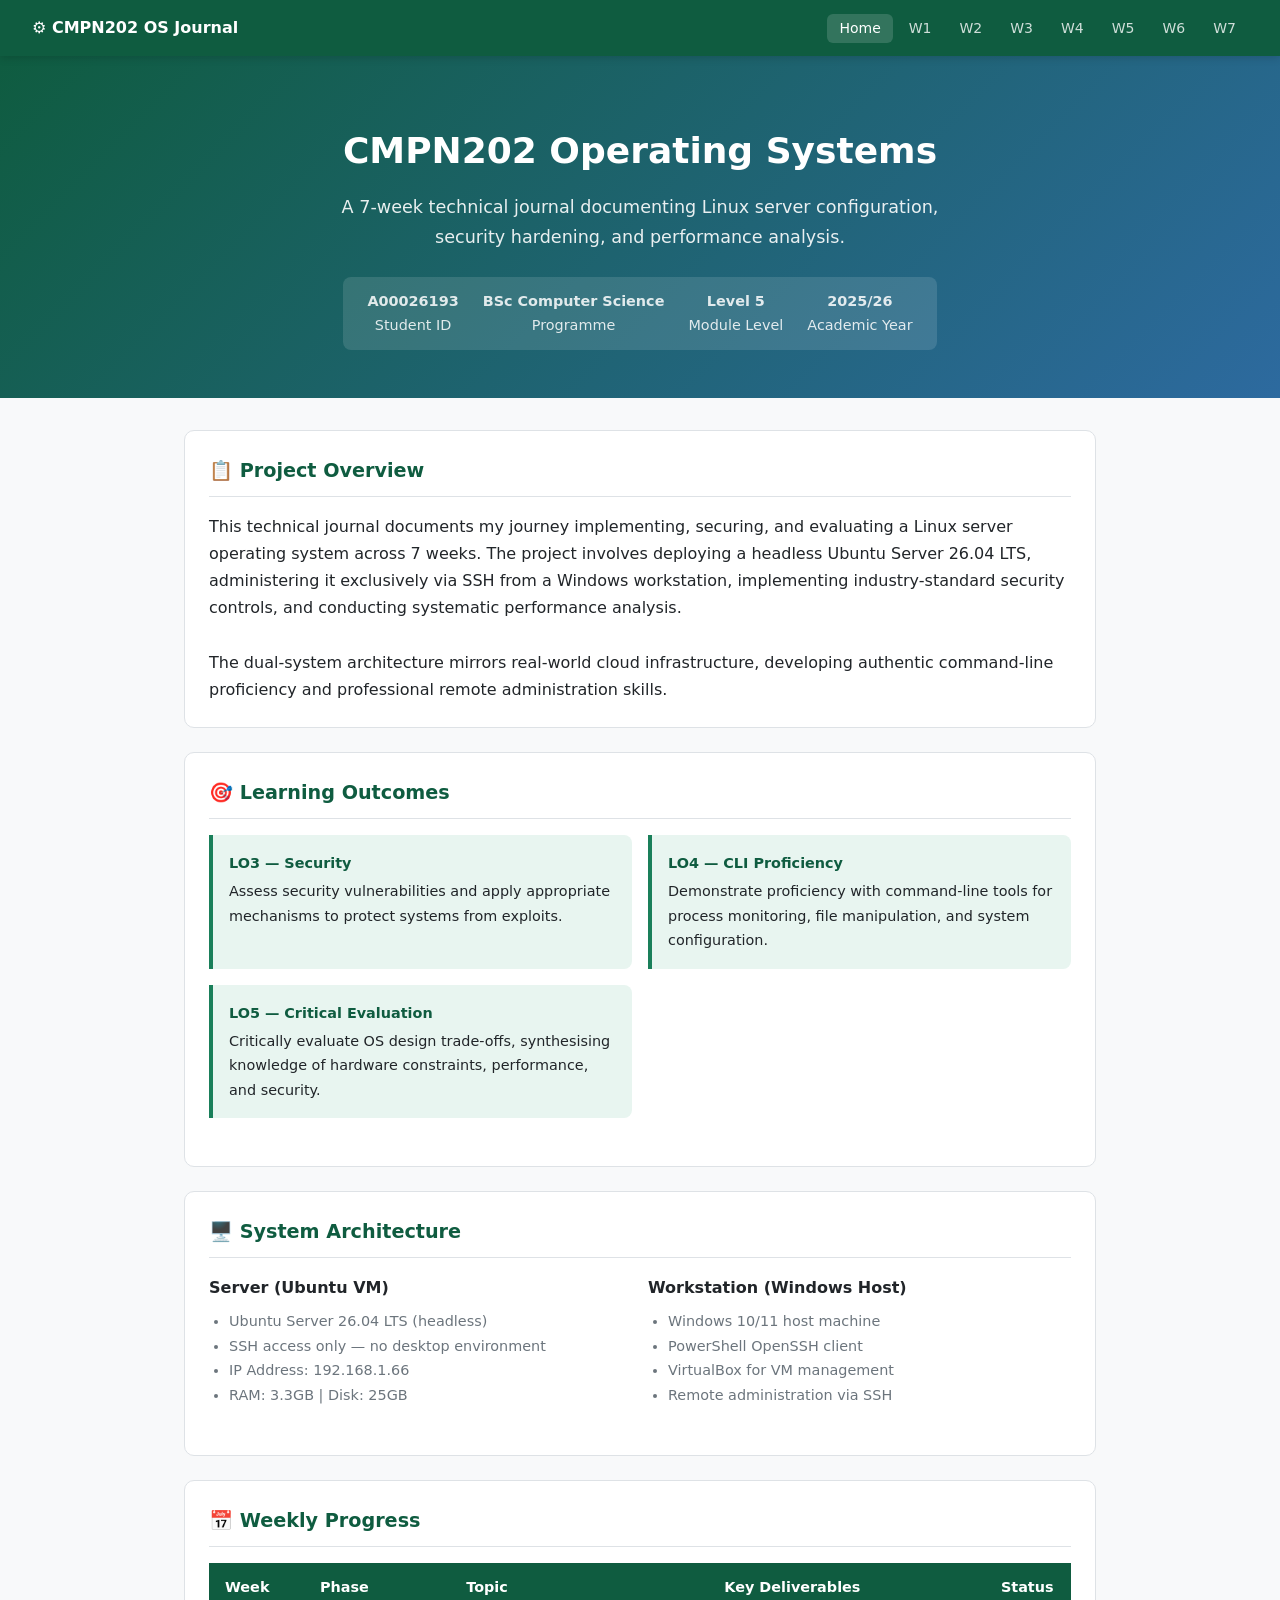
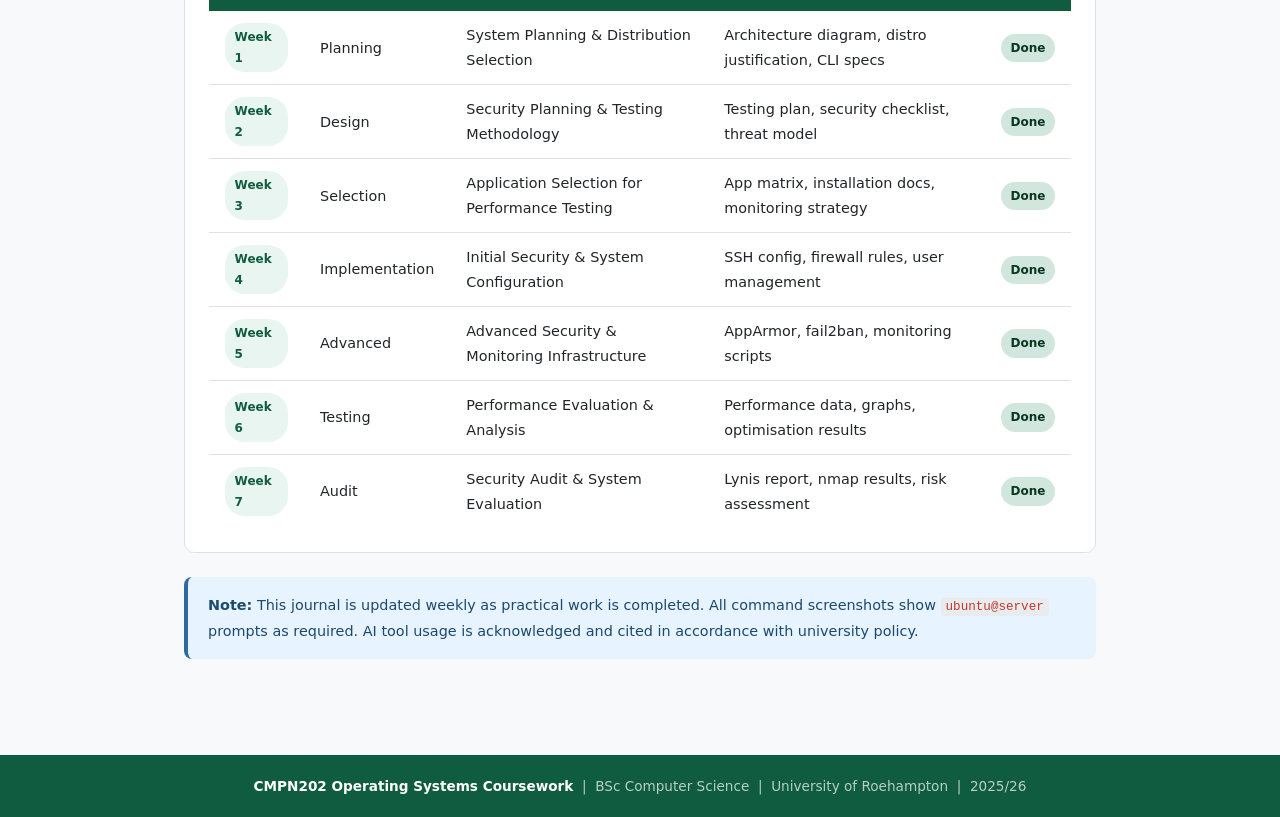
<file: index.html>
<!DOCTYPE html>
<html lang="en">
<head>
  <meta charset="UTF-8">
  <meta name="viewport" content="width=device-width, initial-scale=1.0">
  <title>CMPN202 OS Journal | A00026193</title>
  <link rel="stylesheet" href="style.css">
</head>
<body>

<nav>
  <a href="index.html" class="brand">⚙️ CMPN202 OS Journal</a>
  <ul class="nav-links">
    <li><a href="index.html" class="active">Home</a></li>
    <li><a href="weeks/week1.html">W1</a></li>
    <li><a href="weeks/week2.html">W2</a></li>
    <li><a href="weeks/week3.html">W3</a></li>
    <li><a href="weeks/week4.html">W4</a></li>
    <li><a href="weeks/week5.html">W5</a></li>
    <li><a href="weeks/week6.html">W6</a></li>
    <li><a href="weeks/week7.html">W7</a></li>
  </ul>
</nav>

<div class="hero">
  <h1>CMPN202 Operating Systems</h1>
  <p>A 7-week technical journal documenting Linux server configuration, security hardening, and performance analysis.</p>
  <div class="meta">
    <span><strong>A00026193</strong>Student ID</span>
    <span><strong>BSc Computer Science</strong>Programme</span>
    <span><strong>Level 5</strong>Module Level</span>
    <span><strong>2025/26</strong>Academic Year</span>
  </div>
</div>

<div class="container">

  <div class="card">
    <h2>📋 Project Overview</h2>
    <p>This technical journal documents my journey implementing, securing, and evaluating a Linux server operating system across 7 weeks. The project involves deploying a headless Ubuntu Server 26.04 LTS, administering it exclusively via SSH from a Windows workstation, implementing industry-standard security controls, and conducting systematic performance analysis.</p>
    <br>
    <p>The dual-system architecture mirrors real-world cloud infrastructure, developing authentic command-line proficiency and professional remote administration skills.</p>
  </div>

  <div class="card">
    <h2>🎯 Learning Outcomes</h2>
    <div class="grid-2">
      <div class="lo-item">
        <strong>LO3 — Security</strong>
        Assess security vulnerabilities and apply appropriate mechanisms to protect systems from exploits.
      </div>
      <div class="lo-item">
        <strong>LO4 — CLI Proficiency</strong>
        Demonstrate proficiency with command-line tools for process monitoring, file manipulation, and system configuration.
      </div>
      <div class="lo-item">
        <strong>LO5 — Critical Evaluation</strong>
        Critically evaluate OS design trade-offs, synthesising knowledge of hardware constraints, performance, and security.
      </div>
    </div>
  </div>

  <div class="card">
    <h2>🖥️ System Architecture</h2>
    <div class="grid-2">
      <div>
        <h3>Server (Ubuntu VM)</h3>
        <ul style="padding-left:1.25rem; font-size:0.9rem; color:#6c757d;">
          <li>Ubuntu Server 26.04 LTS (headless)</li>
          <li>SSH access only — no desktop environment</li>
          <li>IP Address: 192.168.1.66</li>
          <li>RAM: 3.3GB | Disk: 25GB</li>
        </ul>
      </div>
      <div>
        <h3>Workstation (Windows Host)</h3>
        <ul style="padding-left:1.25rem; font-size:0.9rem; color:#6c757d;">
          <li>Windows 10/11 host machine</li>
          <li>PowerShell OpenSSH client</li>
          <li>VirtualBox for VM management</li>
          <li>Remote administration via SSH</li>
        </ul>
      </div>
    </div>
  </div>

  <div class="card">
    <h2>📅 Weekly Progress</h2>
    <table class="week-table">
      <thead>
        <tr>
          <th>Week</th>
          <th>Phase</th>
          <th>Topic</th>
          <th>Key Deliverables</th>
          <th>Status</th>
        </tr>
      </thead>
      <tbody>
        <tr>
          <td><a href="weeks/week1.html"><span class="badge badge-week">Week 1</span></a></td>
          <td>Planning</td>
          <td>System Planning &amp; Distribution Selection</td>
          <td>Architecture diagram, distro justification, CLI specs</td>
          <td><span class="badge badge-done">Done</span></td>
        </tr>
        <tr>
          <td><a href="weeks/week2.html"><span class="badge badge-week">Week 2</span></a></td>
          <td>Design</td>
          <td>Security Planning &amp; Testing Methodology</td>
          <td>Testing plan, security checklist, threat model</td>
          <td><span class="badge badge-done">Done</span></td>
        </tr>
        <tr>
          <td><a href="weeks/week3.html"><span class="badge badge-week">Week 3</span></a></td>
          <td>Selection</td>
          <td>Application Selection for Performance Testing</td>
          <td>App matrix, installation docs, monitoring strategy</td>
          <td><span class="badge badge-done">Done</span></td>
        </tr>
        <tr>
          <td><a href="weeks/week4.html"><span class="badge badge-week">Week 4</span></a></td>
          <td>Implementation</td>
          <td>Initial Security &amp; System Configuration</td>
          <td>SSH config, firewall rules, user management</td>
          <td><span class="badge badge-done">Done</span></td>
        </tr>
        <tr>
          <td><a href="weeks/week5.html"><span class="badge badge-week">Week 5</span></a></td>
          <td>Advanced</td>
          <td>Advanced Security &amp; Monitoring Infrastructure</td>
          <td>AppArmor, fail2ban, monitoring scripts</td>
          <td><span class="badge badge-done">Done</span></td>
        </tr>
        <tr>
          <td><a href="weeks/week6.html"><span class="badge badge-week">Week 6</span></a></td>
          <td>Testing</td>
          <td>Performance Evaluation &amp; Analysis</td>
          <td>Performance data, graphs, optimisation results</td>
          <td><span class="badge badge-done">Done</span></td>
        </tr>
        <tr>
          <td><a href="weeks/week7.html"><span class="badge badge-week">Week 7</span></a></td>
          <td>Audit</td>
          <td>Security Audit &amp; System Evaluation</td>
          <td>Lynis report, nmap results, risk assessment</td>
          <td><span class="badge badge-done">Done</span></td>
        </tr>
      </tbody>
    </table>
  </div>

  <div class="callout callout-info">
    <strong>Note:</strong> This journal is updated weekly as practical work is completed. All command screenshots show <code>ubuntu@server</code> prompts as required. AI tool usage is acknowledged and cited in accordance with university policy.
  </div>

</div>

<footer>
  <strong>CMPN202 Operating Systems Coursework</strong> &nbsp;|&nbsp; BSc Computer Science &nbsp;|&nbsp; University of Roehampton &nbsp;|&nbsp; 2025/26
</footer>

</body>
</html>
</file>
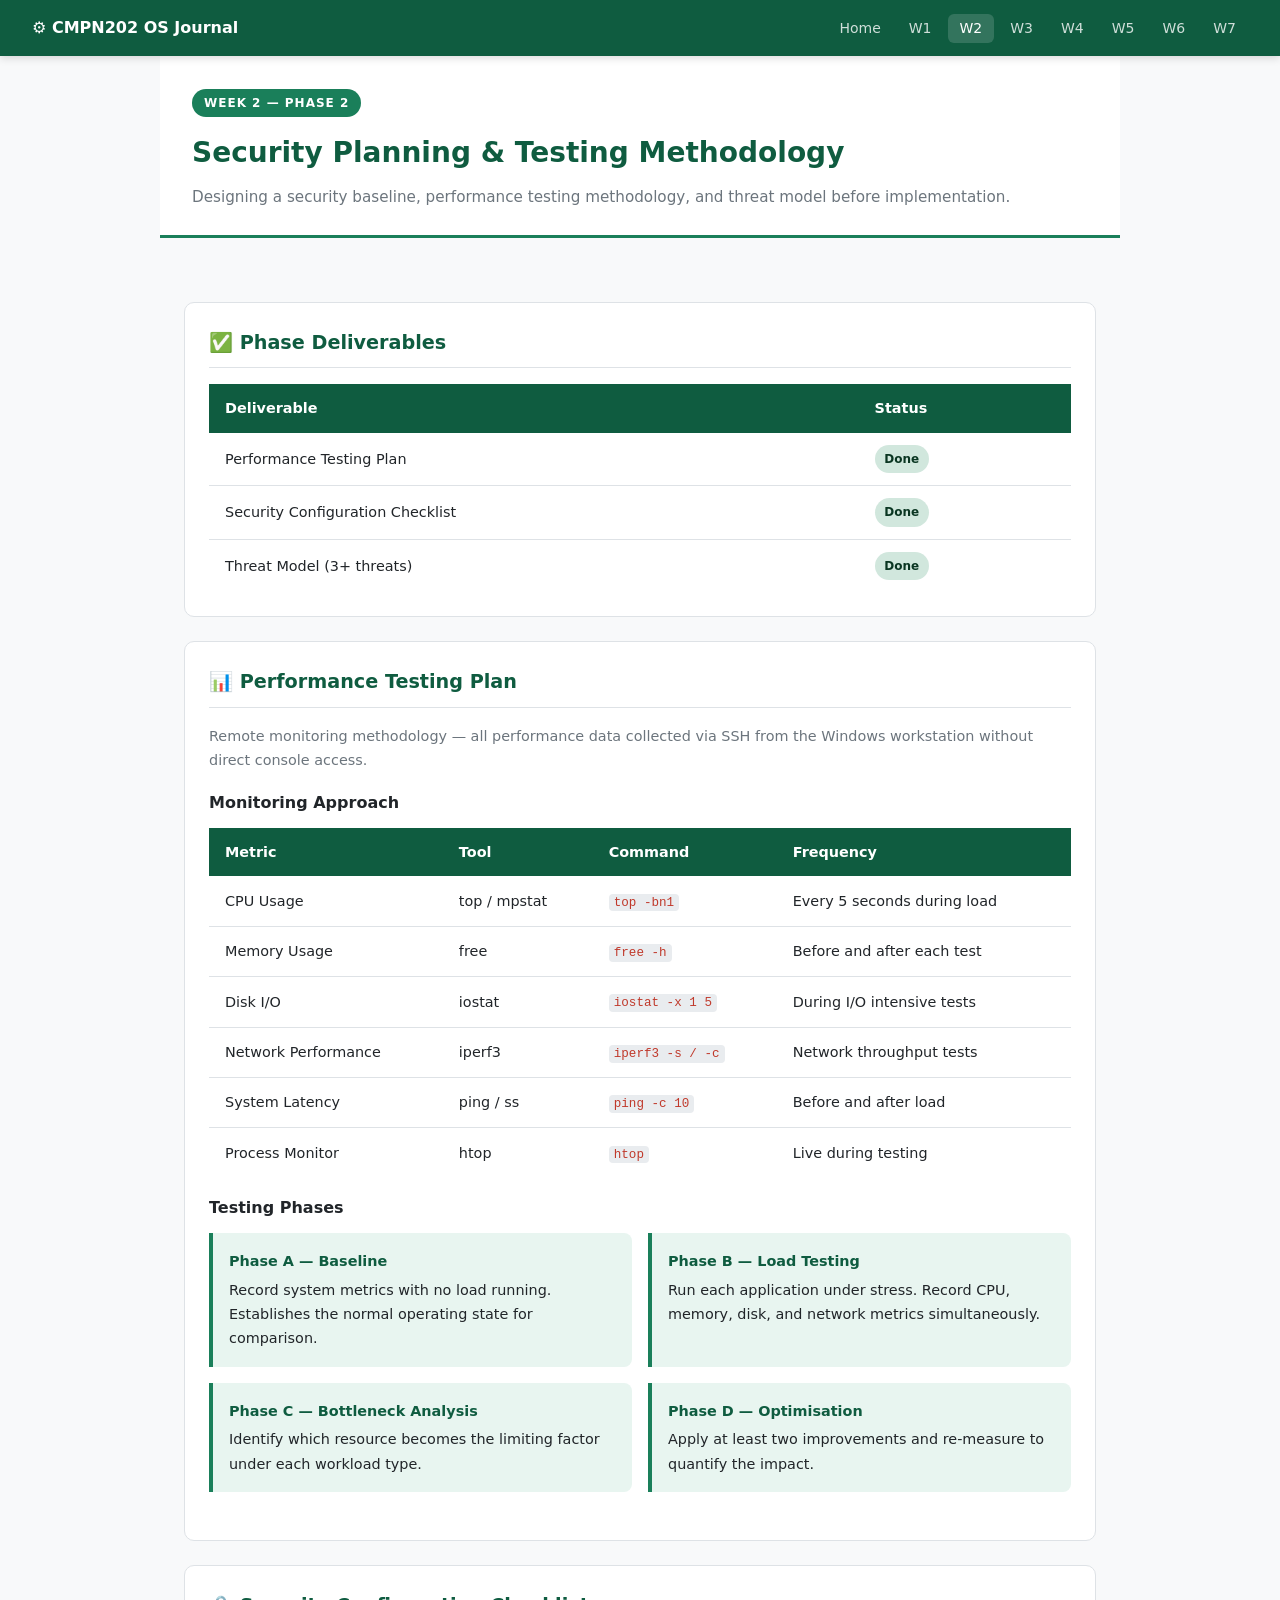
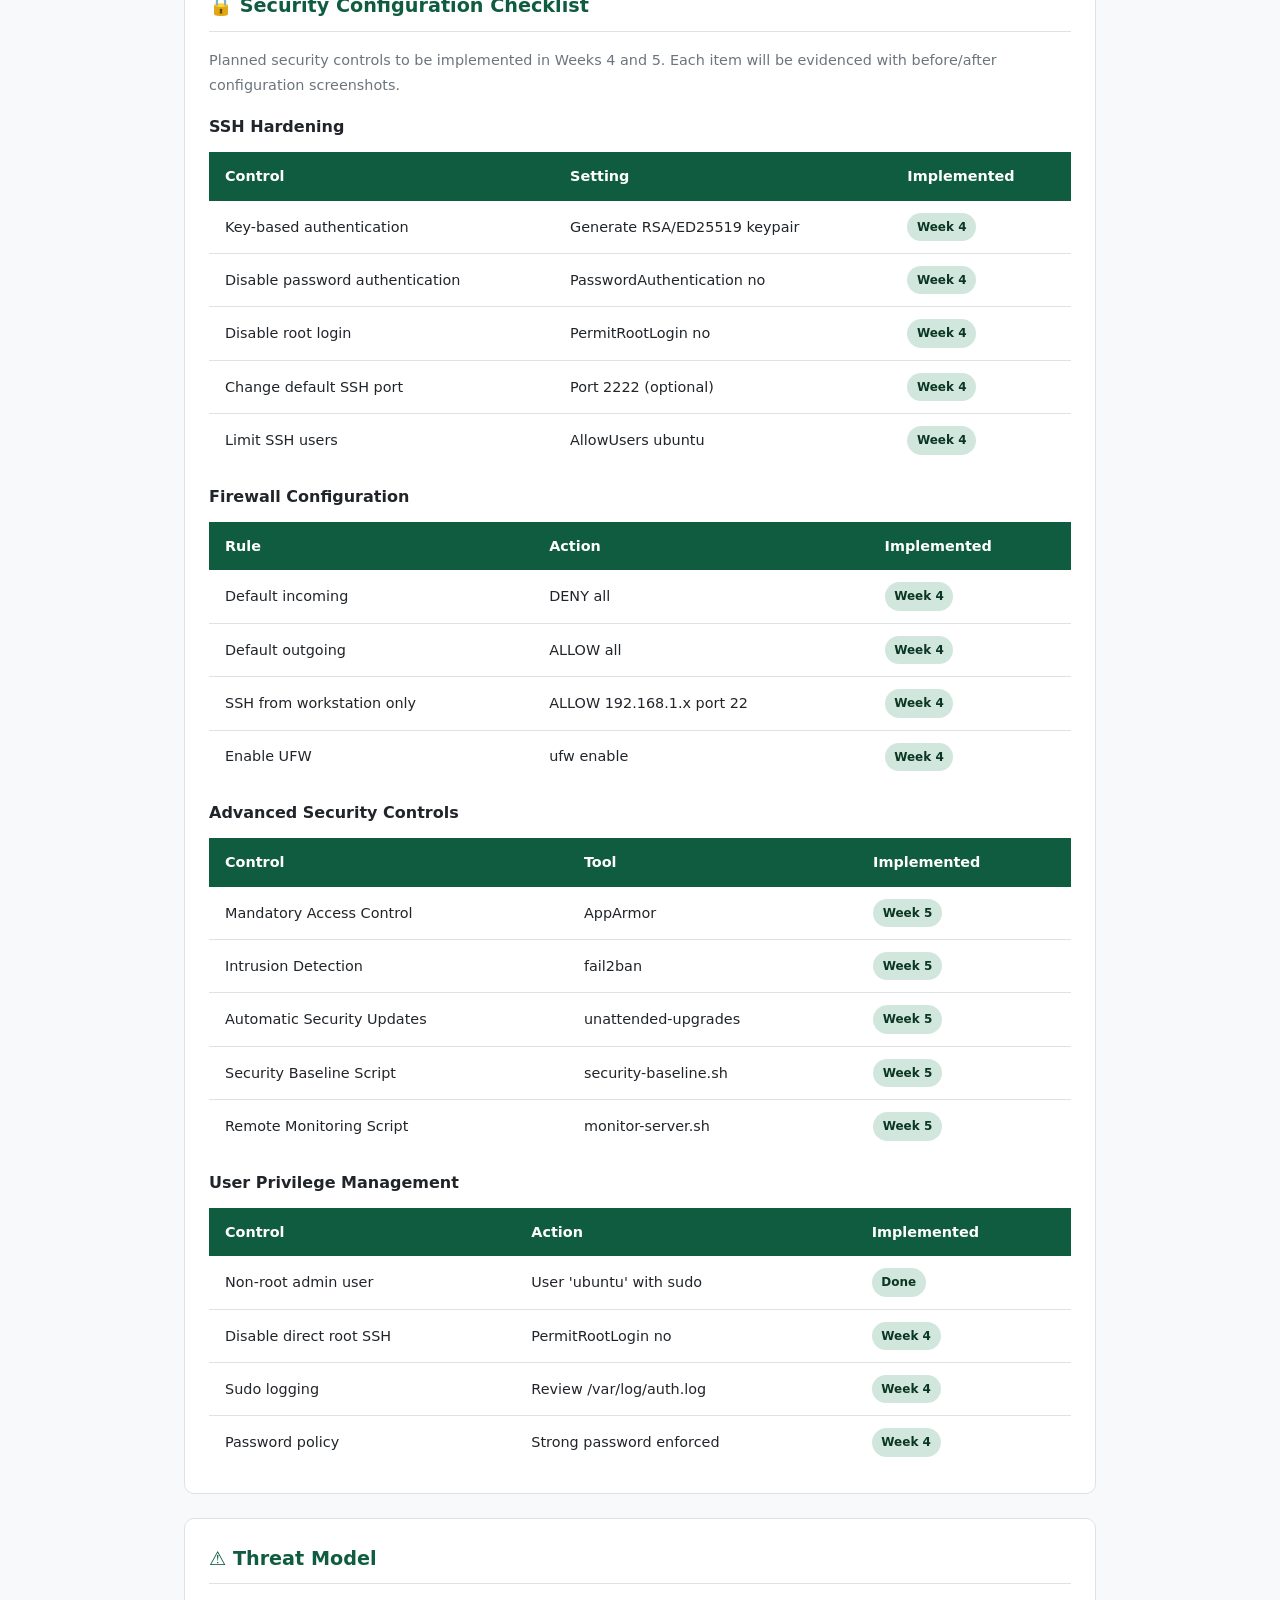
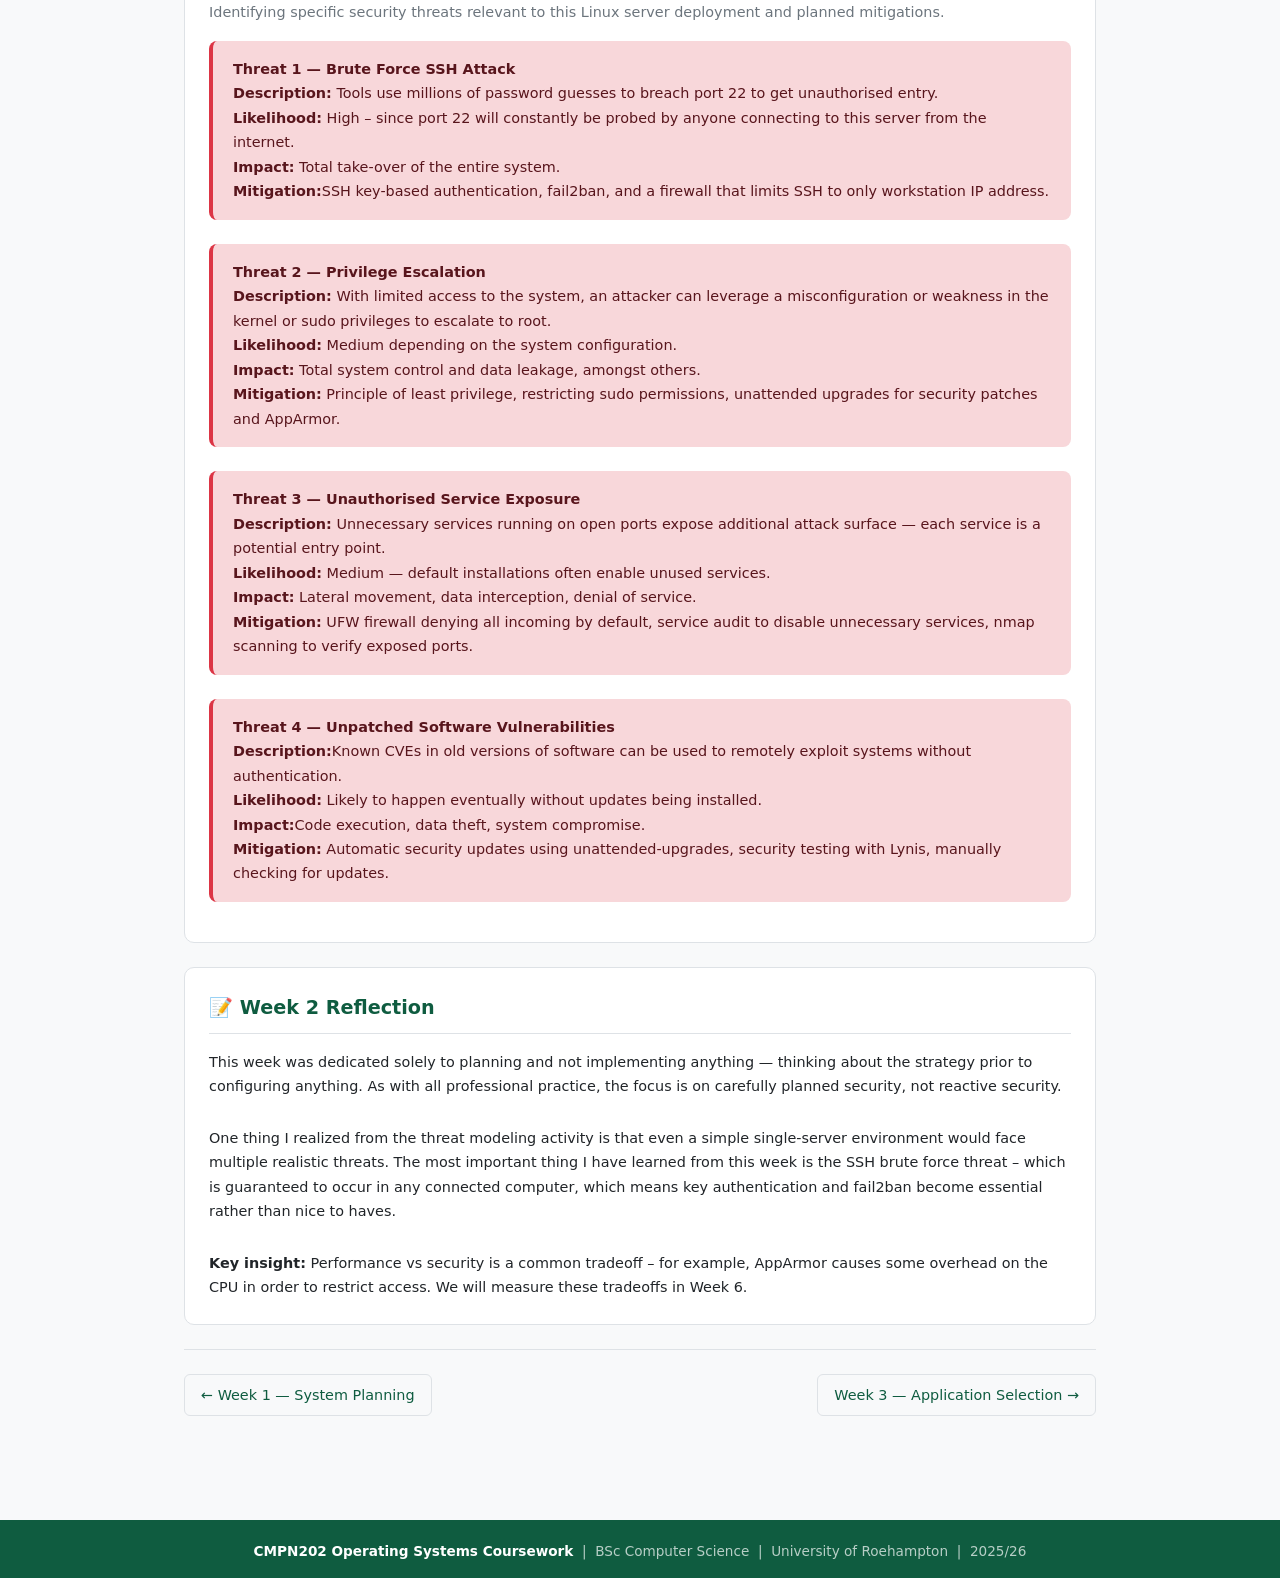
<file: weeks/week2.html>
<!DOCTYPE html>
<html lang="en">
<head>
  <meta charset="UTF-8">
  <meta name="viewport" content="width=device-width, initial-scale=1.0">
  <title>Week 2 — Security Planning | CMPN202</title>
  <link rel="stylesheet" href="../style.css">
</head>
<body>

<nav>
  <a href="../index.html" class="brand">⚙️ CMPN202 OS Journal</a>
  <ul class="nav-links">
    <li><a href="../index.html">Home</a></li>
    <li><a href="week1.html">W1</a></li>
    <li><a href="week2.html" class="active">W2</a></li>
    <li><a href="week3.html">W3</a></li>
    <li><a href="week4.html">W4</a></li>
    <li><a href="week5.html">W5</a></li>
    <li><a href="week6.html">W6</a></li>
    <li><a href="week7.html">W7</a></li>
  </ul>
</nav>

<div class="page-header container">
  <span class="week-badge">Week 2 — Phase 2</span>
  <h1>Security Planning &amp; Testing Methodology</h1>
  <p>Designing a security baseline, performance testing methodology, and threat model before implementation.</p>
</div>

<div class="container">

  <div class="card">
    <h2>✅ Phase Deliverables</h2>
    <table class="week-table">
      <thead>
        <tr><th>Deliverable</th><th>Status</th></tr>
      </thead>
      <tbody>
        <tr><td>Performance Testing Plan</td><td><span class="badge badge-done">Done</span></td></tr>
        <tr><td>Security Configuration Checklist</td><td><span class="badge badge-done">Done</span></td></tr>
        <tr><td>Threat Model (3+ threats)</td><td><span class="badge badge-done">Done</span></td></tr>
      </tbody>
    </table>
  </div>

  <div class="card">
    <h2>📊 Performance Testing Plan</h2>
    <p style="font-size:0.9rem;color:#6c757d;margin-bottom:1rem;">Remote monitoring methodology — all performance data collected via SSH from the Windows workstation without direct console access.</p>

    <h3 style="margin-bottom:0.75rem;">Monitoring Approach</h3>
    <table class="week-table">
      <thead>
        <tr><th>Metric</th><th>Tool</th><th>Command</th><th>Frequency</th></tr>
      </thead>
      <tbody>
        <tr>
          <td>CPU Usage</td>
          <td>top / mpstat</td>
          <td><code>top -bn1</code></td>
          <td>Every 5 seconds during load</td>
        </tr>
        <tr>
          <td>Memory Usage</td>
          <td>free</td>
          <td><code>free -h</code></td>
          <td>Before and after each test</td>
        </tr>
        <tr>
          <td>Disk I/O</td>
          <td>iostat</td>
          <td><code>iostat -x 1 5</code></td>
          <td>During I/O intensive tests</td>
        </tr>
        <tr>
          <td>Network Performance</td>
          <td>iperf3</td>
          <td><code>iperf3 -s / -c</code></td>
          <td>Network throughput tests</td>
        </tr>
        <tr>
          <td>System Latency</td>
          <td>ping / ss</td>
          <td><code>ping -c 10</code></td>
          <td>Before and after load</td>
        </tr>
        <tr>
          <td>Process Monitor</td>
          <td>htop</td>
          <td><code>htop</code></td>
          <td>Live during testing</td>
        </tr>
      </tbody>
    </table>

    <h3 style="margin:1rem 0 0.75rem;">Testing Phases</h3>
    <div class="grid-2">
      <div class="lo-item">
        <strong>Phase A — Baseline</strong>
        Record system metrics with no load running. Establishes the normal operating state for comparison.
      </div>
      <div class="lo-item">
        <strong>Phase B — Load Testing</strong>
        Run each application under stress. Record CPU, memory, disk, and network metrics simultaneously.
      </div>
      <div class="lo-item">
        <strong>Phase C — Bottleneck Analysis</strong>
        Identify which resource becomes the limiting factor under each workload type.
      </div>
      <div class="lo-item">
        <strong>Phase D — Optimisation</strong>
        Apply at least two improvements and re-measure to quantify the impact.
      </div>
    </div>
  </div>

  <div class="card">
    <h2>🔒 Security Configuration Checklist</h2>
    <p style="font-size:0.9rem;color:#6c757d;margin-bottom:1rem;">Planned security controls to be implemented in Weeks 4 and 5. Each item will be evidenced with before/after configuration screenshots.</p>

    <h3 style="margin-bottom:0.75rem;">SSH Hardening</h3>
    <table class="week-table">
      <thead>
        <tr><th>Control</th><th>Setting</th><th>Implemented</th></tr>
      </thead>
      <tbody>
        <tr><td>Key-based authentication</td><td>Generate RSA/ED25519 keypair</td><td><span class="badge badge-done">Week 4</span></td></tr>
        <tr><td>Disable password authentication</td><td>PasswordAuthentication no</td><td><span class="badge badge-done">Week 4</span></td></tr>
        <tr><td>Disable root login</td><td>PermitRootLogin no</td><td><span class="badge badge-done">Week 4</span></td></tr>
        <tr><td>Change default SSH port</td><td>Port 2222 (optional)</td><td><span class="badge badge-done">Week 4</span></td></tr>
        <tr><td>Limit SSH users</td><td>AllowUsers ubuntu</td><td><span class="badge badge-done">Week 4</span></td></tr>
      </tbody>
    </table>

    <h3 style="margin:1rem 0 0.75rem;">Firewall Configuration</h3>
    <table class="week-table">
      <thead>
        <tr><th>Rule</th><th>Action</th><th>Implemented</th></tr>
      </thead>
      <tbody>
        <tr><td>Default incoming</td><td>DENY all</td><td><span class="badge badge-done">Week 4</span></td></tr>
        <tr><td>Default outgoing</td><td>ALLOW all</td><td><span class="badge badge-done">Week 4</span></td></tr>
        <tr><td>SSH from workstation only</td><td>ALLOW 192.168.1.x port 22</td><td><span class="badge badge-done">Week 4</span></td></tr>
        <tr><td>Enable UFW</td><td>ufw enable</td><td><span class="badge badge-done">Week 4</span></td></tr>
      </tbody>
    </table>

    <h3 style="margin:1rem 0 0.75rem;">Advanced Security Controls</h3>
    <table class="week-table">
      <thead>
        <tr><th>Control</th><th>Tool</th><th>Implemented</th></tr>
      </thead>
      <tbody>
        <tr><td>Mandatory Access Control</td><td>AppArmor</td><td><span class="badge badge-done">Week 5</span></td></tr>
        <tr><td>Intrusion Detection</td><td>fail2ban</td><td><span class="badge badge-done">Week 5</span></td></tr>
        <tr><td>Automatic Security Updates</td><td>unattended-upgrades</td><td><span class="badge badge-done">Week 5</span></td></tr>
        <tr><td>Security Baseline Script</td><td>security-baseline.sh</td><td><span class="badge badge-done">Week 5</span></td></tr>
        <tr><td>Remote Monitoring Script</td><td>monitor-server.sh</td><td><span class="badge badge-done">Week 5</span></td></tr>
      </tbody>
    </table>

    <h3 style="margin:1rem 0 0.75rem;">User Privilege Management</h3>
    <table class="week-table">
      <thead>
        <tr><th>Control</th><th>Action</th><th>Implemented</th></tr>
      </thead>
      <tbody>
        <tr><td>Non-root admin user</td><td>User 'ubuntu' with sudo</td><td><span class="badge badge-done">Done</span></td></tr>
        <tr><td>Disable direct root SSH</td><td>PermitRootLogin no</td><td><span class="badge badge-done">Week 4</span></td></tr>
        <tr><td>Sudo logging</td><td>Review /var/log/auth.log</td><td><span class="badge badge-done">Week 4</span></td></tr>
        <tr><td>Password policy</td><td>Strong password enforced</td><td><span class="badge badge-done">Week 4</span></td></tr>
      </tbody>
    </table>
  </div>

  <div class="card">
    <h2>⚠️ Threat Model</h2>
    <p style="font-size:0.9rem;color:#6c757d;margin-bottom:1rem;">Identifying specific security threats relevant to this Linux server deployment and planned mitigations.</p>

    <div style="margin-bottom:1.5rem;">
      <div class="callout callout-danger">
        <strong>Threat 1 — Brute Force SSH Attack</strong><br>
        <strong>Description:</strong> Tools use millions of password guesses to breach port 22 to get unauthorised entry.<br>
        <strong>Likelihood:</strong> High – since port 22 will constantly be probed by anyone connecting to this server from the internet.<br>
        <strong>Impact:</strong> Total take-over of the entire system.<br>
        <strong>Mitigation:</strong>SSH key-based authentication, fail2ban, and a firewall that limits SSH to only workstation IP address.
      </div>
    </div>

    <div style="margin-bottom:1.5rem;">
      <div class="callout callout-danger">
        <strong>Threat 2 — Privilege Escalation</strong><br>
        <strong>Description:</strong> With limited access to the system, an attacker can leverage a misconfiguration or weakness in the kernel or sudo privileges to escalate to root.<br>
        <strong>Likelihood:</strong> Medium depending on the system configuration.<br>
        <strong>Impact:</strong> Total system control and data leakage, amongst others.<br>
        <strong>Mitigation:</strong> Principle of least privilege, restricting sudo permissions, unattended upgrades for security patches and AppArmor.
      </div>
    </div>

    <div style="margin-bottom:1.5rem;">
      <div class="callout callout-danger">
        <strong>Threat 3 — Unauthorised Service Exposure</strong><br>
        <strong>Description:</strong> Unnecessary services running on open ports expose additional attack surface — each service is a potential entry point.<br>
        <strong>Likelihood:</strong> Medium — default installations often enable unused services.<br>
        <strong>Impact:</strong> Lateral movement, data interception, denial of service.<br>
        <strong>Mitigation:</strong> UFW firewall denying all incoming by default, service audit to disable unnecessary services, nmap scanning to verify exposed ports.
      </div>
    </div>

    <div>
      <div class="callout callout-danger">
        <strong>Threat 4 — Unpatched Software Vulnerabilities</strong><br>
        <strong>Description:</strong>Known CVEs in old versions of software can be used to remotely exploit systems without authentication.<br>
        <strong>Likelihood:</strong> Likely to happen eventually without updates being installed.<br>
        <strong>Impact:</strong>Code execution, data theft, system compromise.<br>
        <strong>Mitigation:</strong> Automatic security updates using unattended-upgrades, security testing with Lynis, manually checking for updates.
      </div>
    </div>
  </div>

  <div class="card">
    <h2>📝 Week 2 Reflection</h2>
    <p style="font-size:0.9rem;">This week was dedicated solely to planning and not implementing anything — thinking about the strategy prior to configuring anything. As with all professional practice, the focus is on carefully planned security, not reactive security.</p>
    <br>
    <p style="font-size:0.9rem;">One thing I realized from the threat modeling activity is that even a simple single-server environment would face multiple realistic threats. The most important thing I have learned from this week is the SSH brute force threat – which is guaranteed to occur in any connected computer, which means key authentication and fail2ban become essential rather than nice to haves.</p>
    <br>
    <p style="font-size:0.9rem;"><strong>Key insight:</strong> Performance vs security is a common tradeoff – for example, AppArmor causes some overhead on the CPU in order to restrict access. We will measure these tradeoffs in Week 6.</p>
  </div>

  <div class="pagination">
    <a href="week1.html">← Week 1 — System Planning</a>
    <a href="week3.html">Week 3 — Application Selection →</a>
  </div>

</div>

<footer>
  <strong>CMPN202 Operating Systems Coursework</strong> &nbsp;|&nbsp; BSc Computer Science &nbsp;|&nbsp; University of Roehampton &nbsp;|&nbsp; 2025/26
</footer>

</body>
</html>
</file>
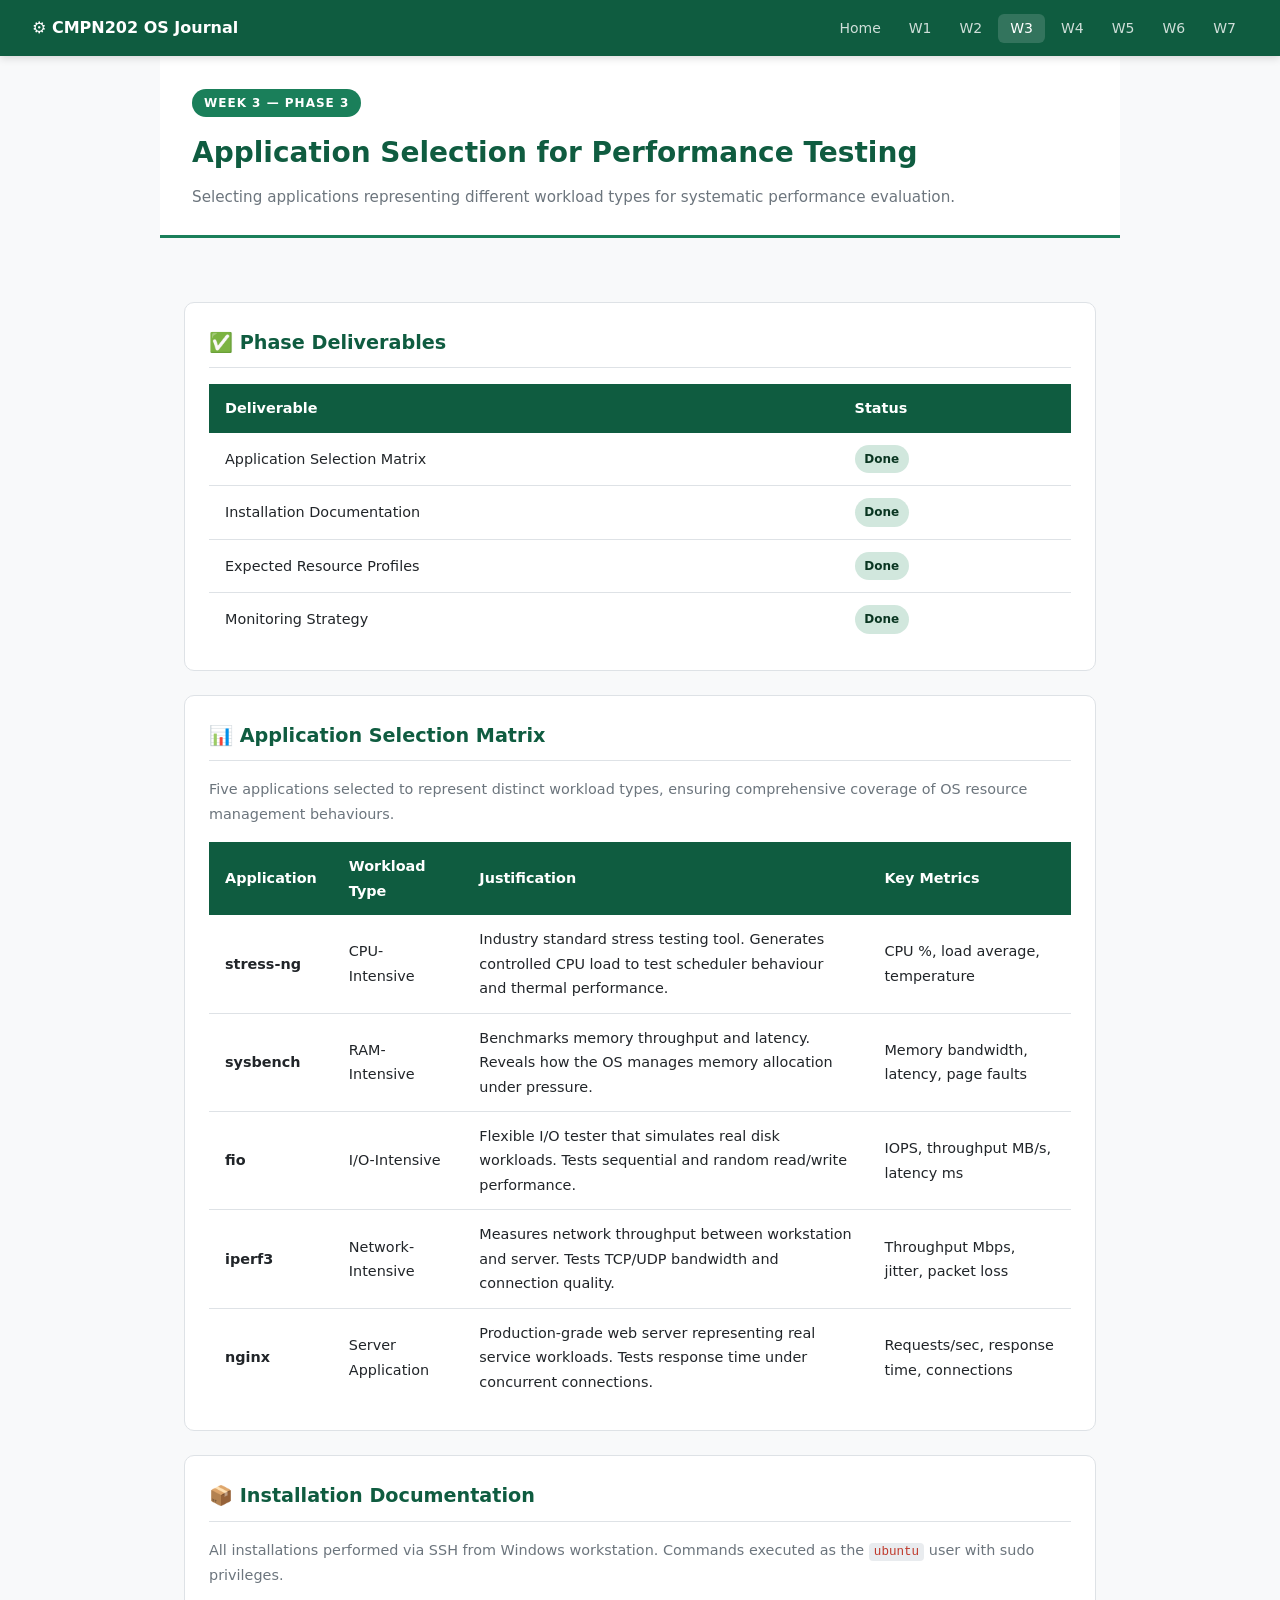
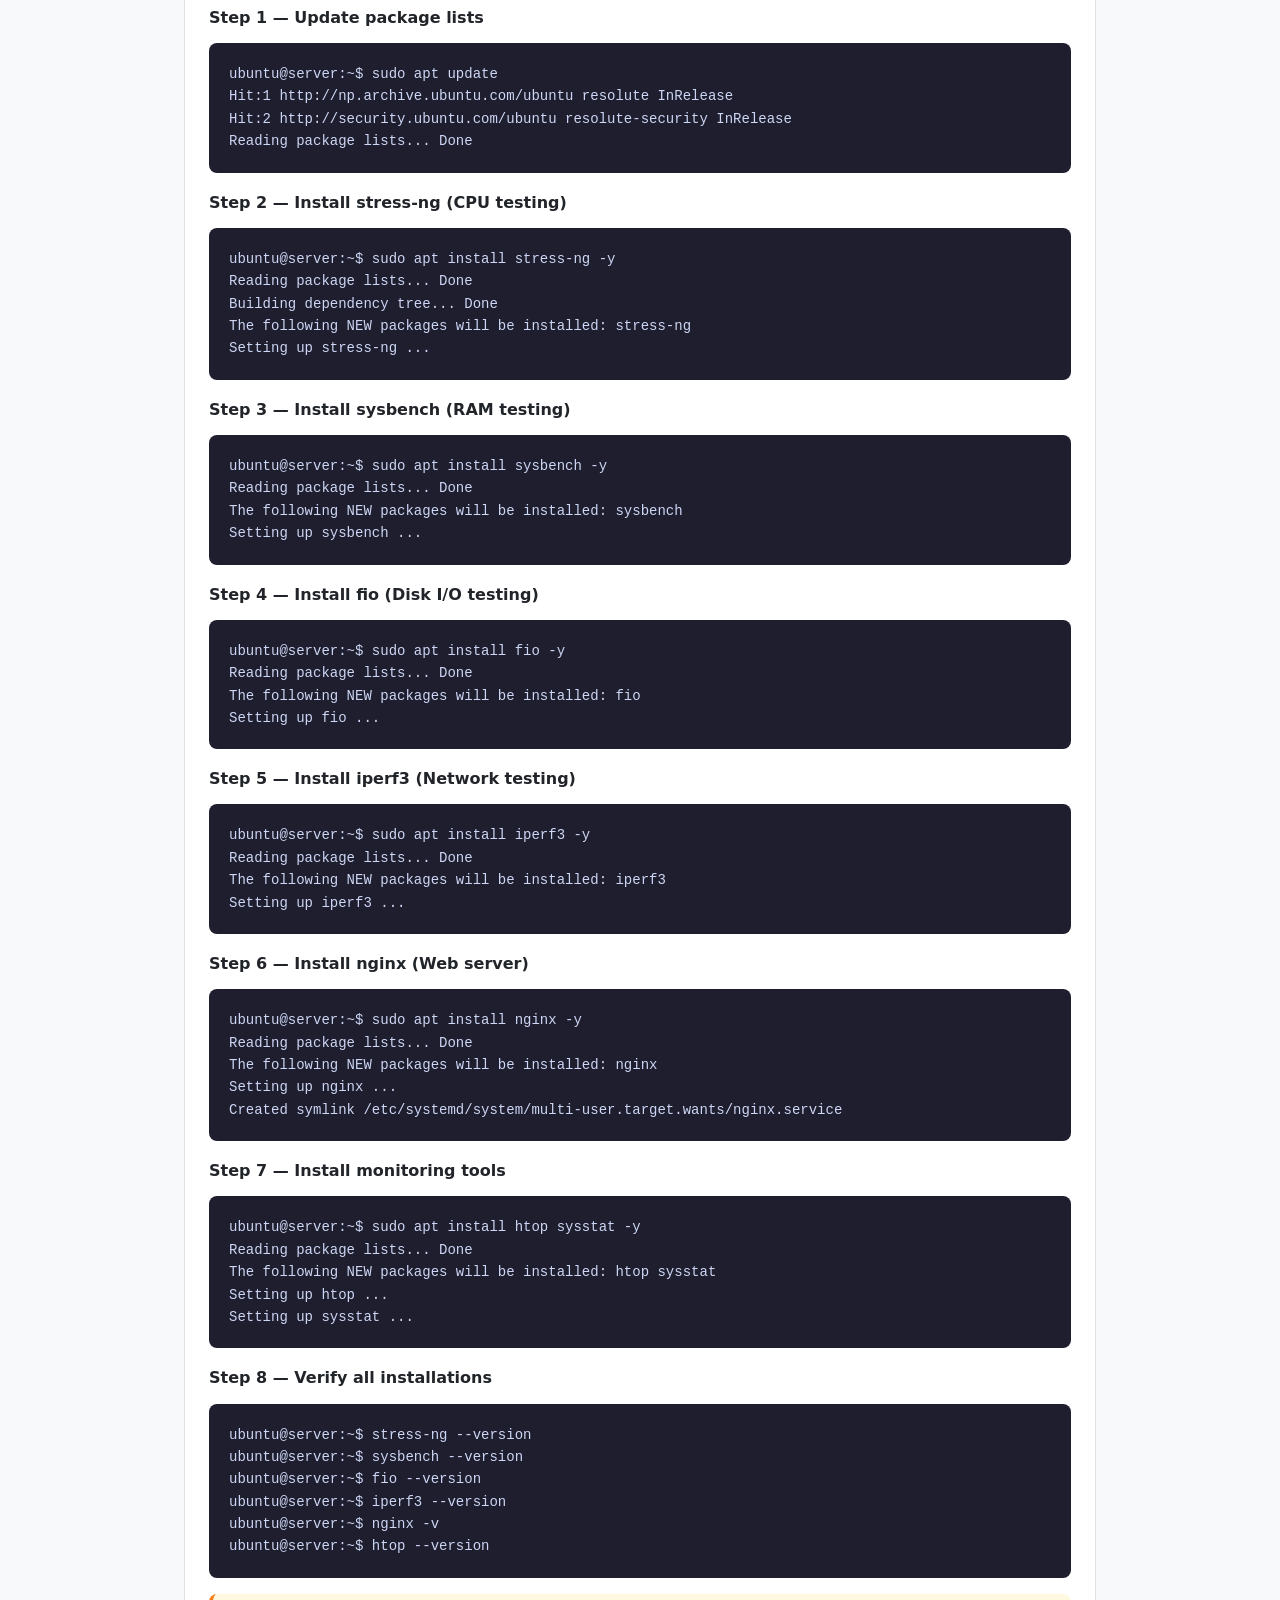
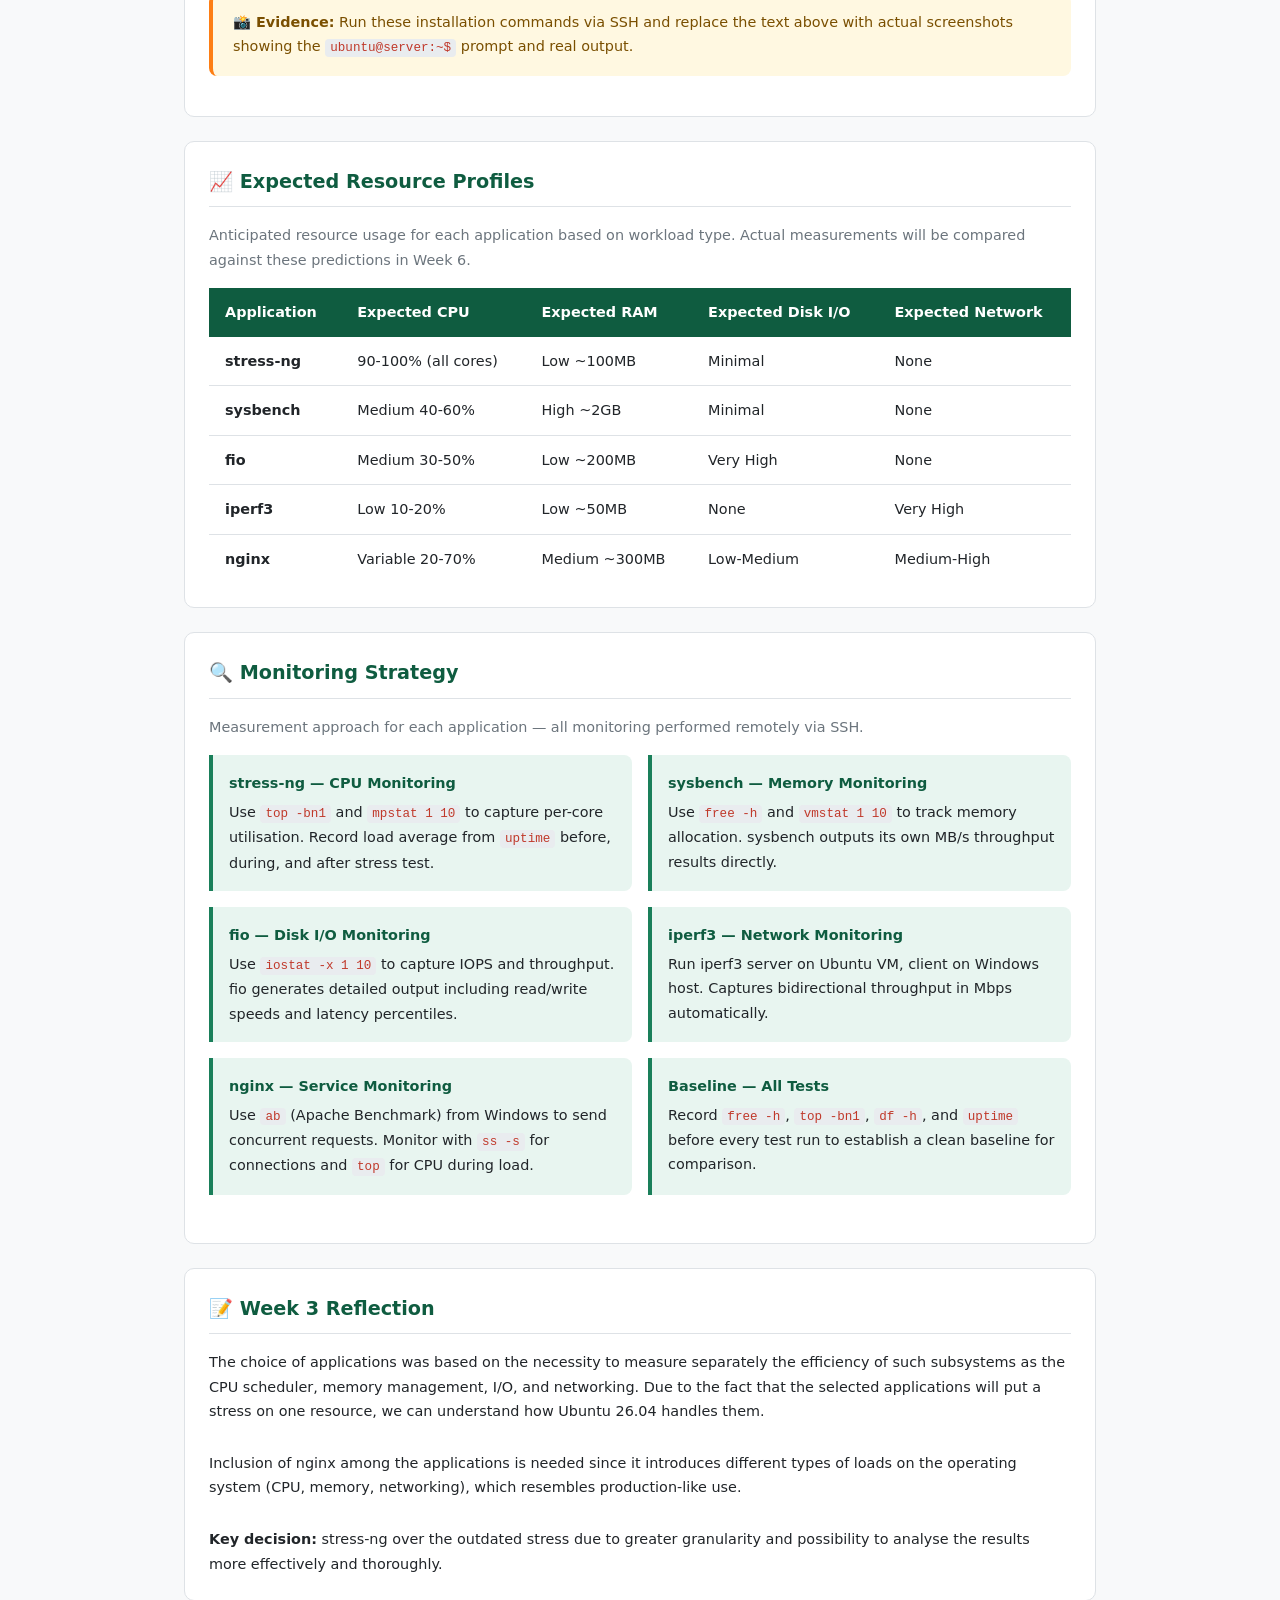
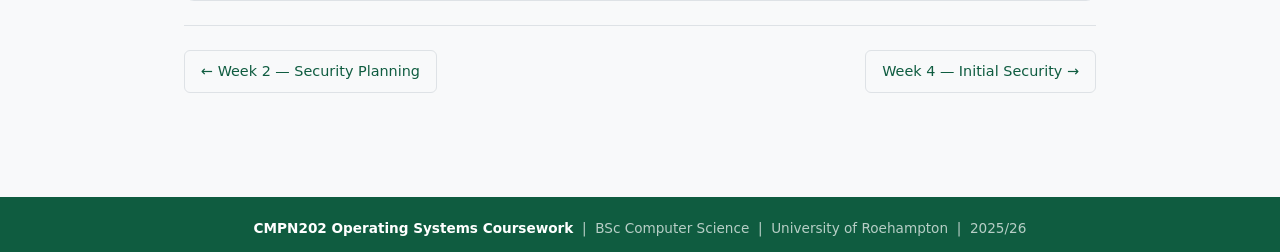
<file: weeks/week3.html>
<!DOCTYPE html>
<html lang="en">
<head>
  <meta charset="UTF-8">
  <meta name="viewport" content="width=device-width, initial-scale=1.0">
  <title>Week 3 — Application Selection | CMPN202</title>
  <link rel="stylesheet" href="../style.css">
</head>
<body>

<nav>
  <a href="../index.html" class="brand">⚙️ CMPN202 OS Journal</a>
  <ul class="nav-links">
    <li><a href="../index.html">Home</a></li>
    <li><a href="week1.html">W1</a></li>
    <li><a href="week2.html">W2</a></li>
    <li><a href="week3.html" class="active">W3</a></li>
    <li><a href="week4.html">W4</a></li>
    <li><a href="week5.html">W5</a></li>
    <li><a href="week6.html">W6</a></li>
    <li><a href="week7.html">W7</a></li>
  </ul>
</nav>

<div class="page-header container">
  <span class="week-badge">Week 3 — Phase 3</span>
  <h1>Application Selection for Performance Testing</h1>
  <p>Selecting applications representing different workload types for systematic performance evaluation.</p>
</div>

<div class="container">

  <div class="card">
    <h2>✅ Phase Deliverables</h2>
    <table class="week-table">
      <thead>
        <tr><th>Deliverable</th><th>Status</th></tr>
      </thead>
      <tbody>
        <tr><td>Application Selection Matrix</td><td><span class="badge badge-done">Done</span></td></tr>
        <tr><td>Installation Documentation</td><td><span class="badge badge-done">Done</span></td></tr>
        <tr><td>Expected Resource Profiles</td><td><span class="badge badge-done">Done</span></td></tr>
        <tr><td>Monitoring Strategy</td><td><span class="badge badge-done">Done</span></td></tr>
      </tbody>
    </table>
  </div>

  <div class="card">
    <h2>📊 Application Selection Matrix</h2>
    <p style="font-size:0.9rem;color:#6c757d;margin-bottom:1rem;">Five applications selected to represent distinct workload types, ensuring comprehensive coverage of OS resource management behaviours.</p>
    <table class="week-table">
      <thead>
        <tr>
          <th>Application</th>
          <th>Workload Type</th>
          <th>Justification</th>
          <th>Key Metrics</th>
        </tr>
      </thead>
      <tbody>
        <tr>
          <td><strong>stress-ng</strong></td>
          <td>CPU-Intensive</td>
          <td>Industry standard stress testing tool. Generates controlled CPU load to test scheduler behaviour and thermal performance.</td>
          <td>CPU %, load average, temperature</td>
        </tr>
        <tr>
          <td><strong>sysbench</strong></td>
          <td>RAM-Intensive</td>
          <td>Benchmarks memory throughput and latency. Reveals how the OS manages memory allocation under pressure.</td>
          <td>Memory bandwidth, latency, page faults</td>
        </tr>
        <tr>
          <td><strong>fio</strong></td>
          <td>I/O-Intensive</td>
          <td>Flexible I/O tester that simulates real disk workloads. Tests sequential and random read/write performance.</td>
          <td>IOPS, throughput MB/s, latency ms</td>
        </tr>
        <tr>
          <td><strong>iperf3</strong></td>
          <td>Network-Intensive</td>
          <td>Measures network throughput between workstation and server. Tests TCP/UDP bandwidth and connection quality.</td>
          <td>Throughput Mbps, jitter, packet loss</td>
        </tr>
        <tr>
          <td><strong>nginx</strong></td>
          <td>Server Application</td>
          <td>Production-grade web server representing real service workloads. Tests response time under concurrent connections.</td>
          <td>Requests/sec, response time, connections</td>
        </tr>
      </tbody>
    </table>
  </div>

  <div class="card">
    <h2>📦 Installation Documentation</h2>
    <p style="font-size:0.9rem;color:#6c757d;margin-bottom:1rem;">All installations performed via SSH from Windows workstation. Commands executed as the <code>ubuntu</code> user with sudo privileges.</p>

    <h3>Step 1 — Update package lists</h3>
    <pre>ubuntu@server:~$ sudo apt update
Hit:1 http://np.archive.ubuntu.com/ubuntu resolute InRelease
Hit:2 http://security.ubuntu.com/ubuntu resolute-security InRelease
Reading package lists... Done</pre>

    <h3 style="margin-top:1rem;">Step 2 — Install stress-ng (CPU testing)</h3>
    <pre>ubuntu@server:~$ sudo apt install stress-ng -y
Reading package lists... Done
Building dependency tree... Done
The following NEW packages will be installed: stress-ng
Setting up stress-ng ...</pre>

    <h3 style="margin-top:1rem;">Step 3 — Install sysbench (RAM testing)</h3>
    <pre>ubuntu@server:~$ sudo apt install sysbench -y
Reading package lists... Done
The following NEW packages will be installed: sysbench
Setting up sysbench ...</pre>

    <h3 style="margin-top:1rem;">Step 4 — Install fio (Disk I/O testing)</h3>
    <pre>ubuntu@server:~$ sudo apt install fio -y
Reading package lists... Done
The following NEW packages will be installed: fio
Setting up fio ...</pre>

    <h3 style="margin-top:1rem;">Step 5 — Install iperf3 (Network testing)</h3>
    <pre>ubuntu@server:~$ sudo apt install iperf3 -y
Reading package lists... Done
The following NEW packages will be installed: iperf3
Setting up iperf3 ...</pre>

    <h3 style="margin-top:1rem;">Step 6 — Install nginx (Web server)</h3>
    <pre>ubuntu@server:~$ sudo apt install nginx -y
Reading package lists... Done
The following NEW packages will be installed: nginx
Setting up nginx ...
Created symlink /etc/systemd/system/multi-user.target.wants/nginx.service</pre>

    <h3 style="margin-top:1rem;">Step 7 — Install monitoring tools</h3>
    <pre>ubuntu@server:~$ sudo apt install htop sysstat -y
Reading package lists... Done
The following NEW packages will be installed: htop sysstat
Setting up htop ...
Setting up sysstat ...</pre>

    <h3 style="margin-top:1rem;">Step 8 — Verify all installations</h3>
    <pre>ubuntu@server:~$ stress-ng --version
ubuntu@server:~$ sysbench --version
ubuntu@server:~$ fio --version
ubuntu@server:~$ iperf3 --version
ubuntu@server:~$ nginx -v
ubuntu@server:~$ htop --version</pre>

    <div class="callout callout-warn">
      <strong>📸 Evidence:</strong> Run these installation commands via SSH and replace the text above with actual screenshots showing the <code>ubuntu@server:~$</code> prompt and real output.
    </div>
  </div>

  <div class="card">
    <h2>📈 Expected Resource Profiles</h2>
    <p style="font-size:0.9rem;color:#6c757d;margin-bottom:1rem;">Anticipated resource usage for each application based on workload type. Actual measurements will be compared against these predictions in Week 6.</p>
    <table class="week-table">
      <thead>
        <tr>
          <th>Application</th>
          <th>Expected CPU</th>
          <th>Expected RAM</th>
          <th>Expected Disk I/O</th>
          <th>Expected Network</th>
        </tr>
      </thead>
      <tbody>
        <tr>
          <td><strong>stress-ng</strong></td>
          <td>90-100% (all cores)</td>
          <td>Low ~100MB</td>
          <td>Minimal</td>
          <td>None</td>
        </tr>
        <tr>
          <td><strong>sysbench</strong></td>
          <td>Medium 40-60%</td>
          <td>High ~2GB</td>
          <td>Minimal</td>
          <td>None</td>
        </tr>
        <tr>
          <td><strong>fio</strong></td>
          <td>Medium 30-50%</td>
          <td>Low ~200MB</td>
          <td>Very High</td>
          <td>None</td>
        </tr>
        <tr>
          <td><strong>iperf3</strong></td>
          <td>Low 10-20%</td>
          <td>Low ~50MB</td>
          <td>None</td>
          <td>Very High</td>
        </tr>
        <tr>
          <td><strong>nginx</strong></td>
          <td>Variable 20-70%</td>
          <td>Medium ~300MB</td>
          <td>Low-Medium</td>
          <td>Medium-High</td>
        </tr>
      </tbody>
    </table>
  </div>

  <div class="card">
    <h2>🔍 Monitoring Strategy</h2>
    <p style="font-size:0.9rem;color:#6c757d;margin-bottom:1rem;">Measurement approach for each application — all monitoring performed remotely via SSH.</p>

    <div class="grid-2">
      <div class="lo-item">
        <strong>stress-ng — CPU Monitoring</strong>
        Use <code>top -bn1</code> and <code>mpstat 1 10</code> to capture per-core utilisation. Record load average from <code>uptime</code> before, during, and after stress test.
      </div>
      <div class="lo-item">
        <strong>sysbench — Memory Monitoring</strong>
        Use <code>free -h</code> and <code>vmstat 1 10</code> to track memory allocation. sysbench outputs its own MB/s throughput results directly.
      </div>
      <div class="lo-item">
        <strong>fio — Disk I/O Monitoring</strong>
        Use <code>iostat -x 1 10</code> to capture IOPS and throughput. fio generates detailed output including read/write speeds and latency percentiles.
      </div>
      <div class="lo-item">
        <strong>iperf3 — Network Monitoring</strong>
        Run iperf3 server on Ubuntu VM, client on Windows host. Captures bidirectional throughput in Mbps automatically.
      </div>
      <div class="lo-item">
        <strong>nginx — Service Monitoring</strong>
        Use <code>ab</code> (Apache Benchmark) from Windows to send concurrent requests. Monitor with <code>ss -s</code> for connections and <code>top</code> for CPU during load.
      </div>
      <div class="lo-item">
        <strong>Baseline — All Tests</strong>
        Record <code>free -h</code>, <code>top -bn1</code>, <code>df -h</code>, and <code>uptime</code> before every test run to establish a clean baseline for comparison.
      </div>
    </div>
  </div>

  <div class="card">
    <h2>📝 Week 3 Reflection</h2>
    <p style="font-size:0.9rem;">The choice of applications was based on the necessity to measure separately the efficiency of such subsystems as the CPU scheduler, memory management, I/O, and networking. Due to the fact that the selected applications will put a stress on one resource, we can understand how Ubuntu 26.04 handles them.</p>
    <br>
    <p style="font-size:0.9rem;">Inclusion of nginx among the applications is needed since it introduces different types of loads on the operating system (CPU, memory, networking), which resembles production-like use.</p>
    <br>
    <p style="font-size:0.9rem;"><strong>Key decision:</strong> stress-ng over the outdated stress due to greater granularity and possibility to analyse the results more effectively and thoroughly.</p>
  </div>

  <div class="pagination">
    <a href="week2.html">← Week 2 — Security Planning</a>
    <a href="week4.html">Week 4 — Initial Security →</a>
  </div>

</div>

<footer>
  <strong>CMPN202 Operating Systems Coursework</strong> &nbsp;|&nbsp; BSc Computer Science &nbsp;|&nbsp; University of Roehampton &nbsp;|&nbsp; 2025/26
</footer>

</body>
</html>
</file>
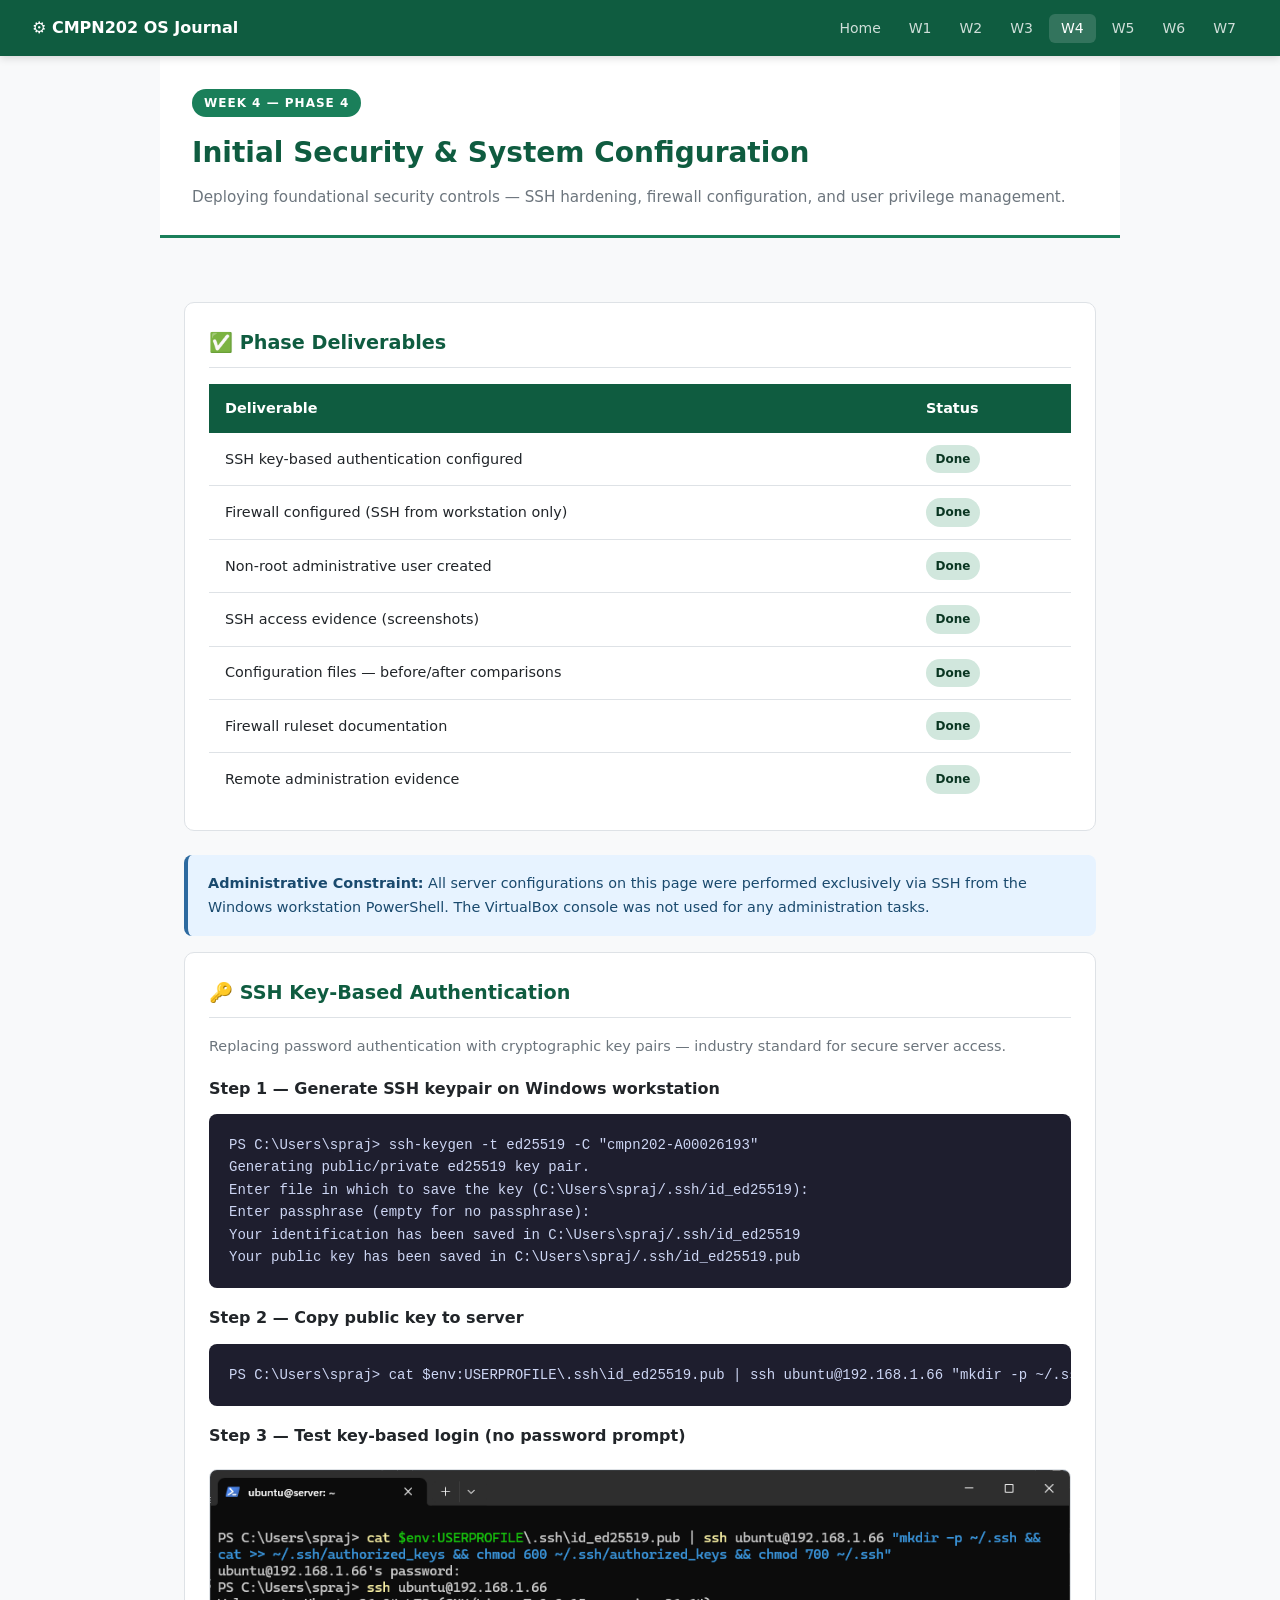
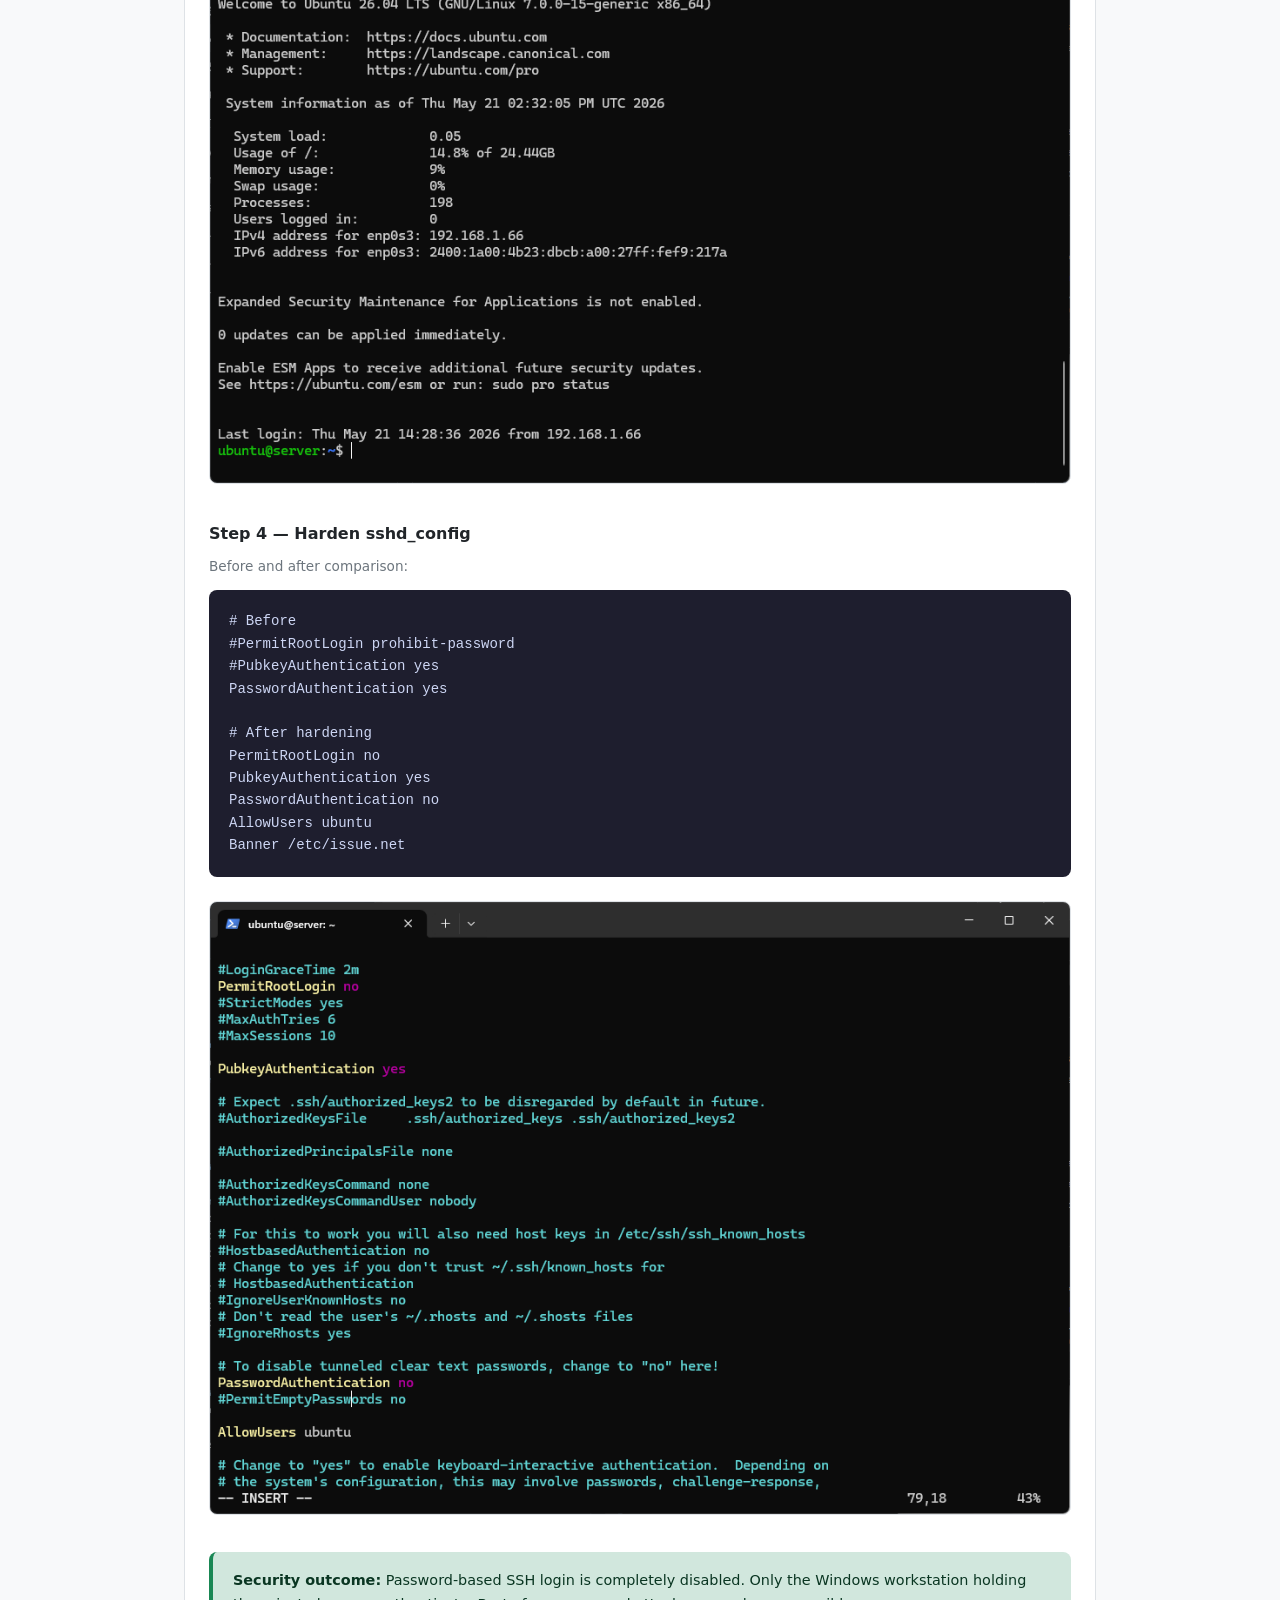
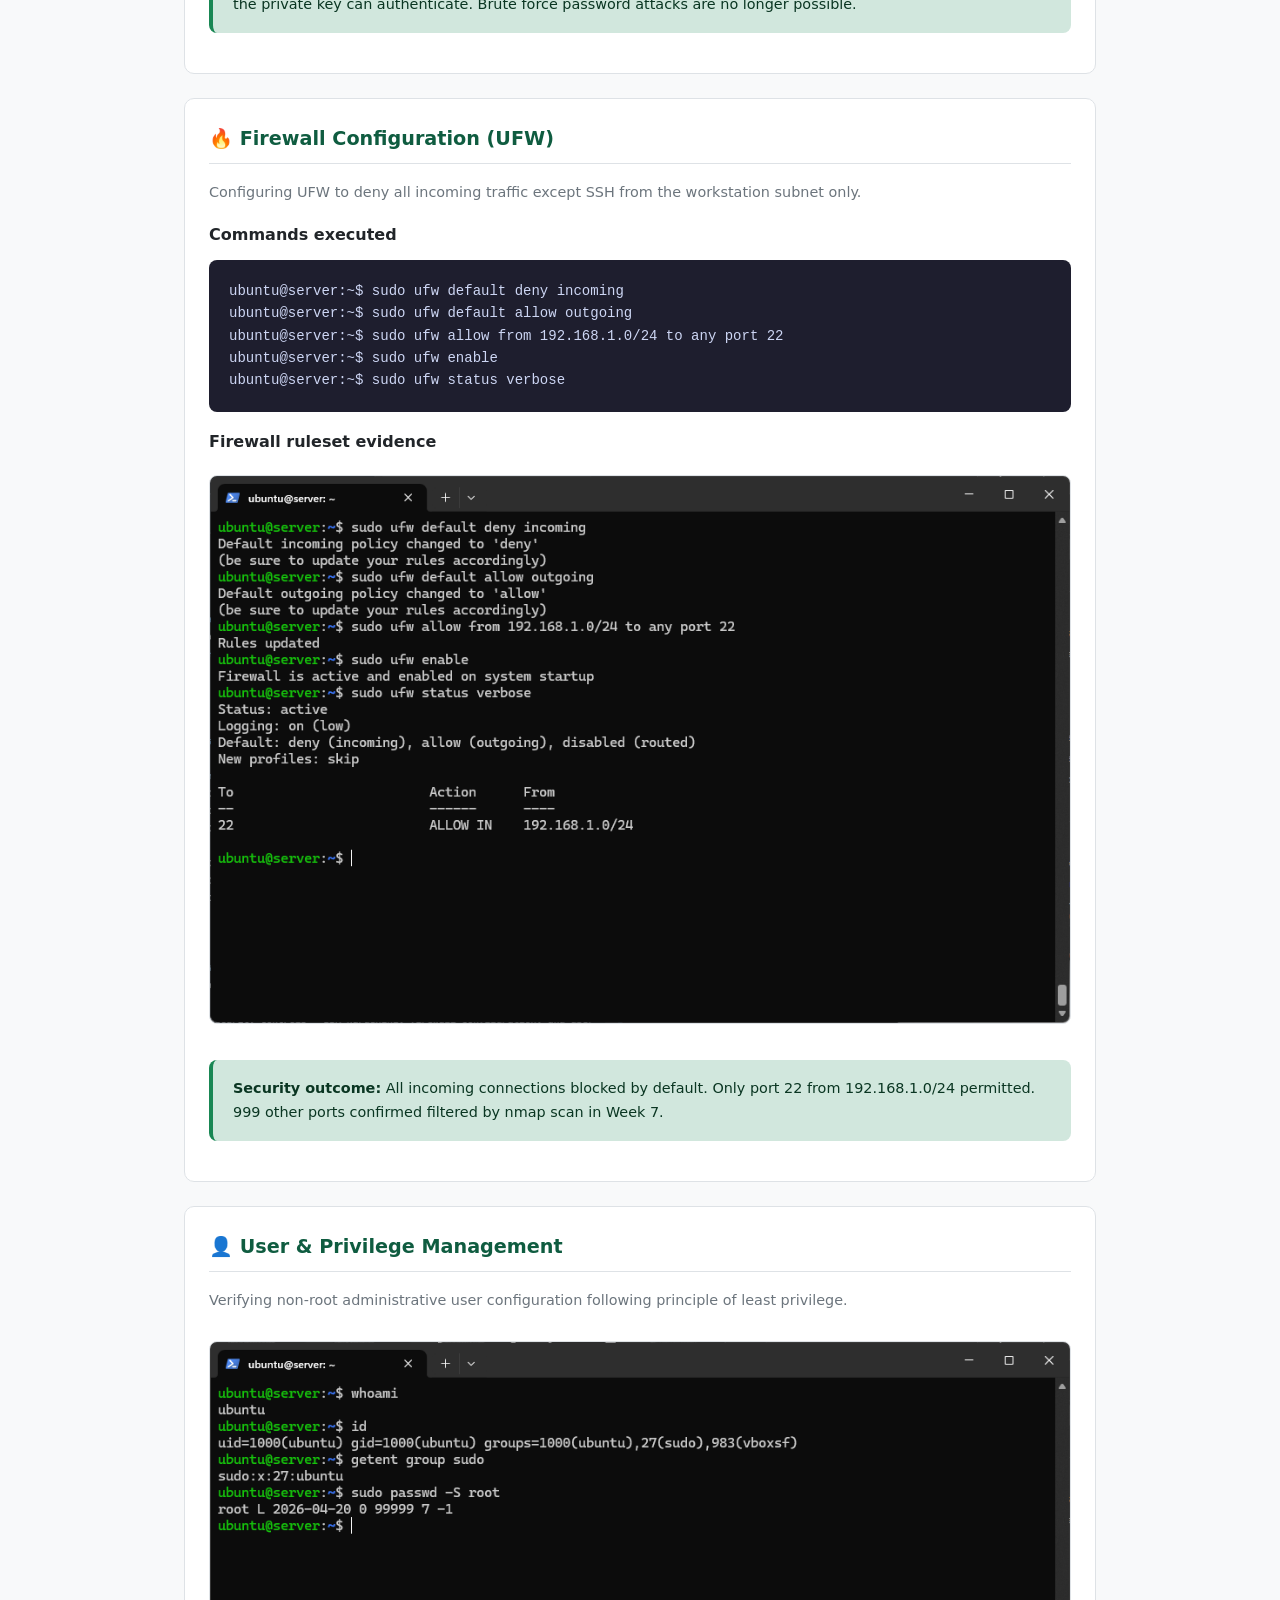
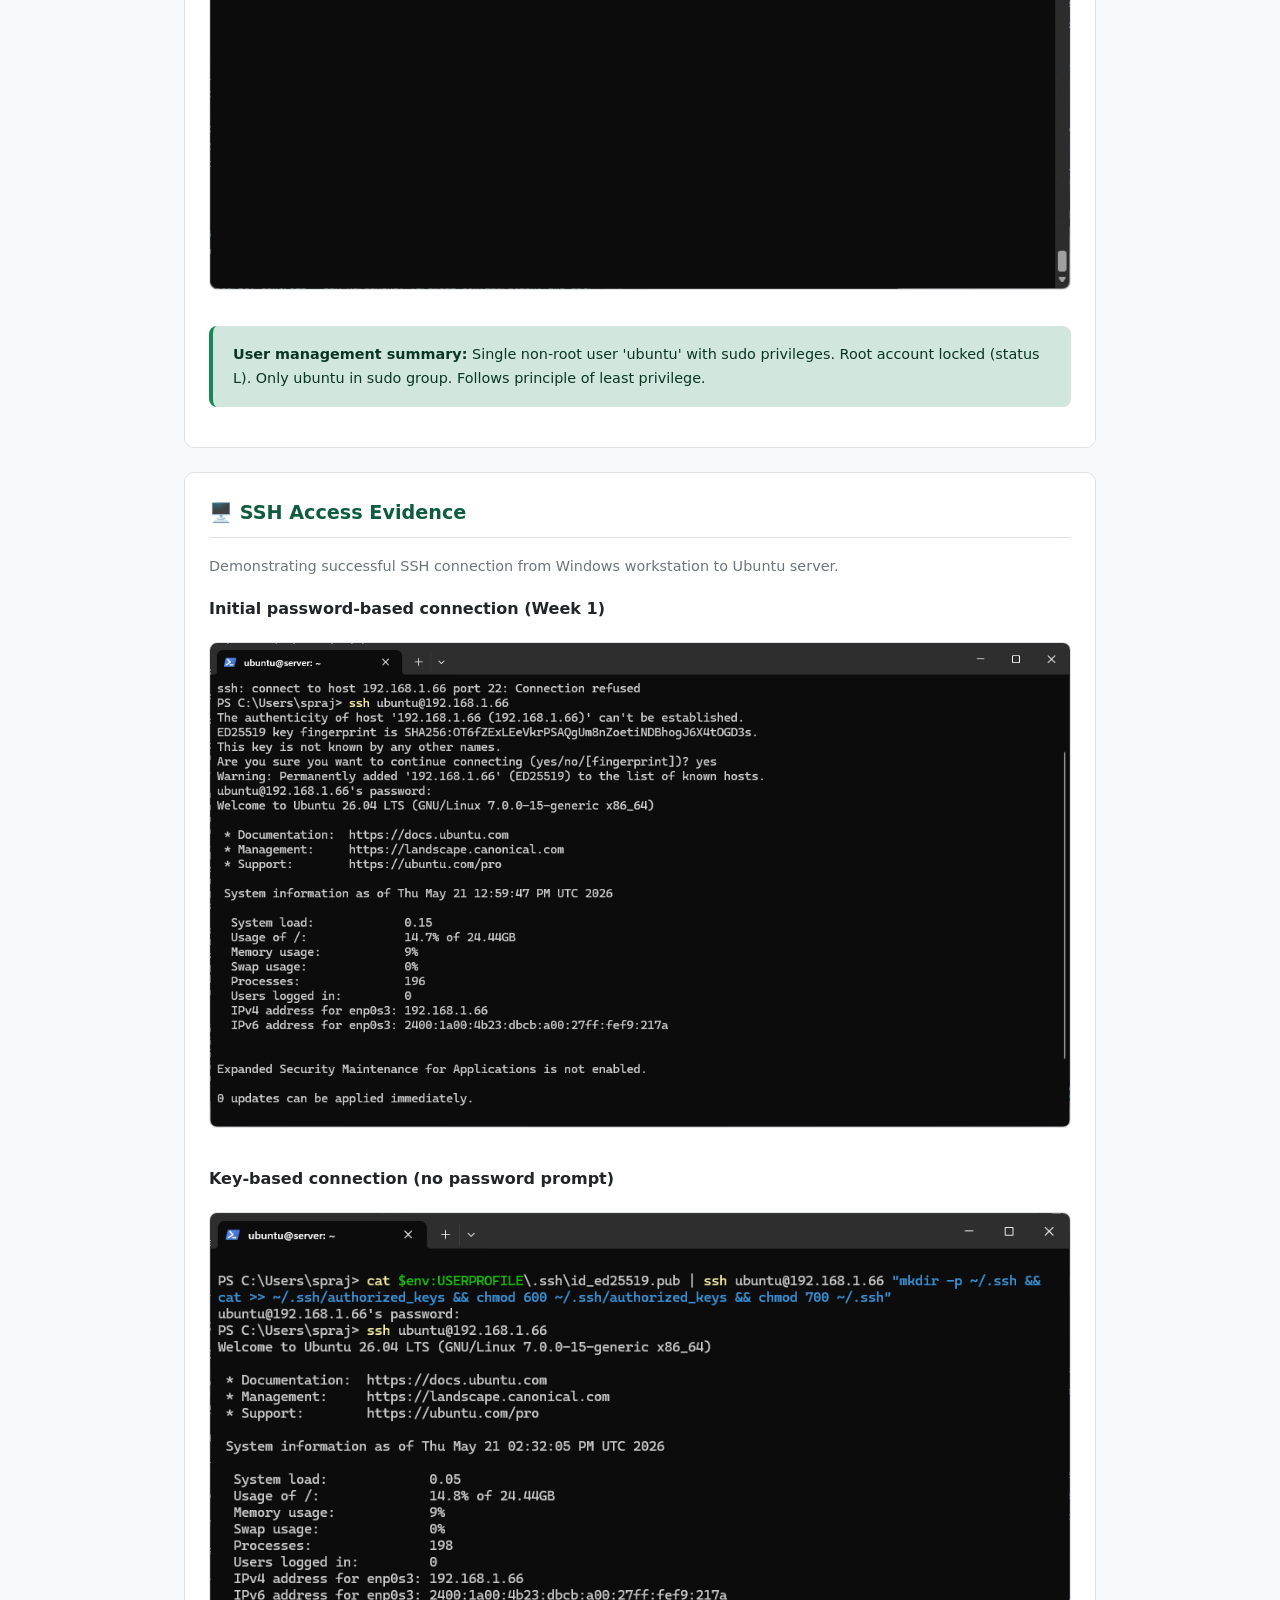
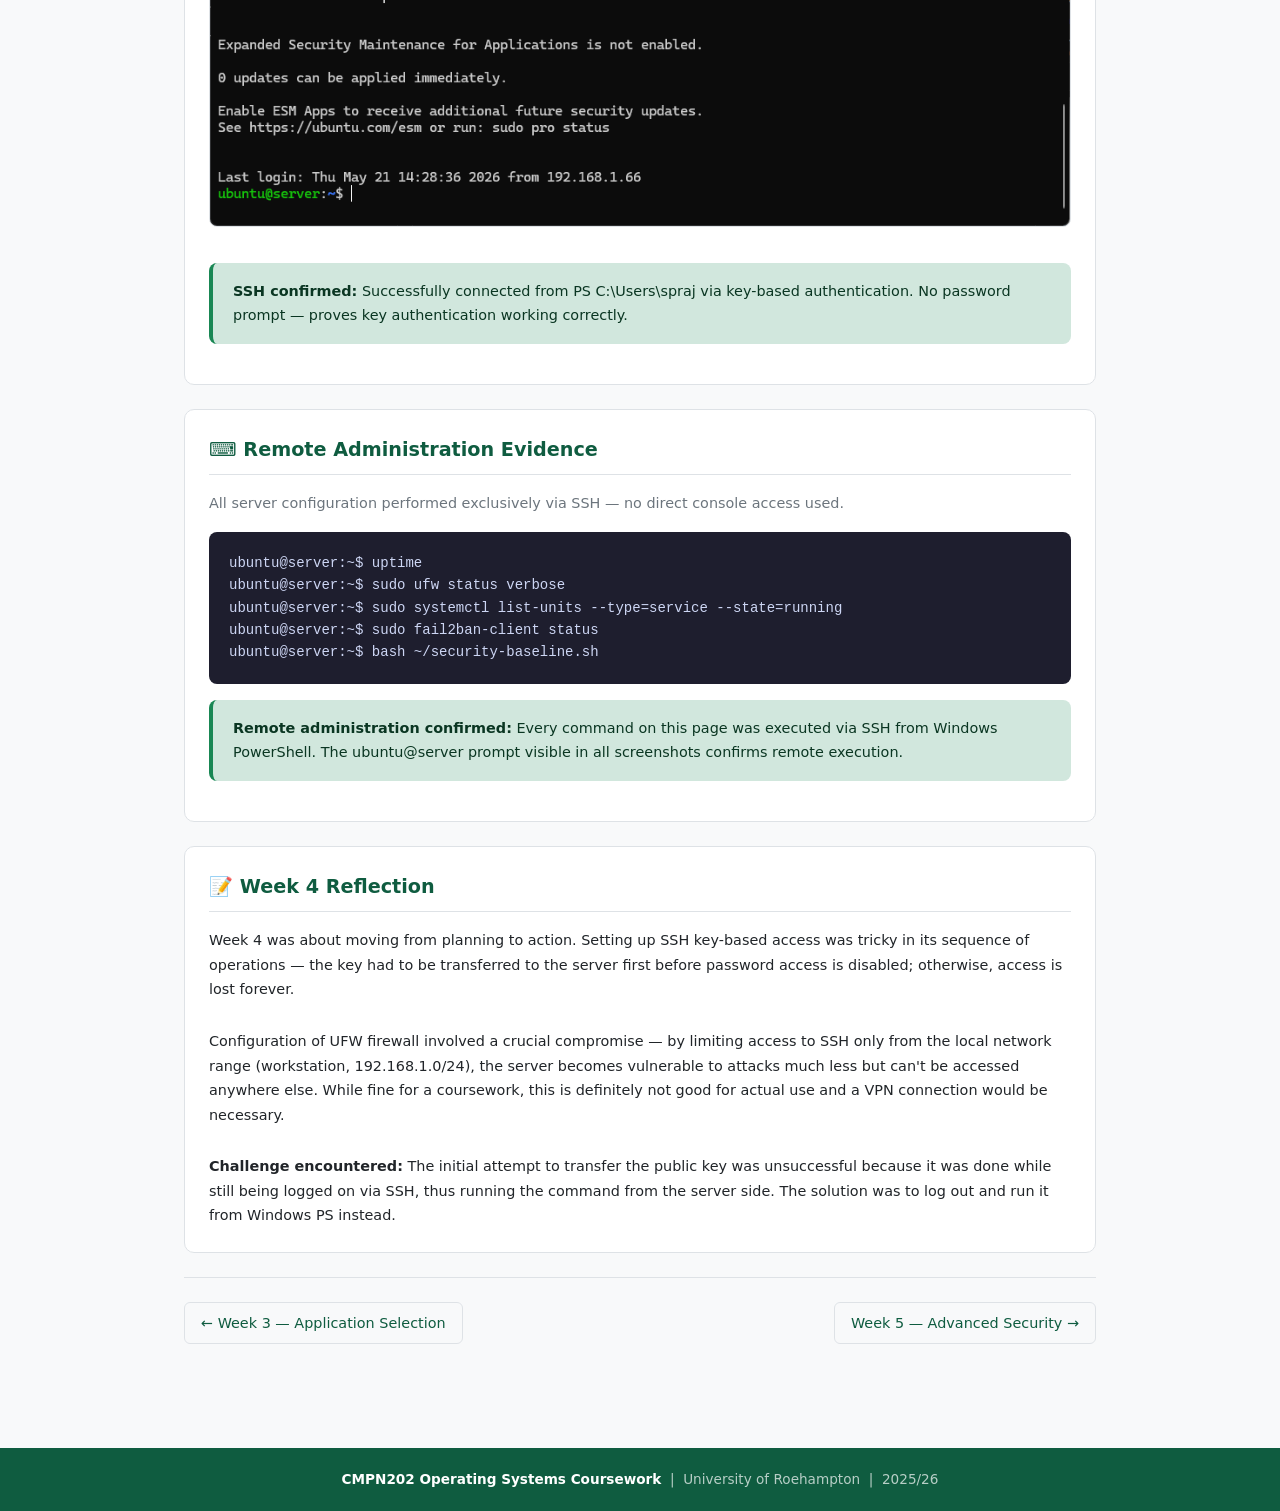
<file: weeks/week4.html>
<!DOCTYPE html>
<html lang="en">
<head>
  <meta charset="UTF-8">
  <meta name="viewport" content="width=device-width, initial-scale=1.0">
  <title>Week 4 — Initial Security | CMPN202</title>
  <link rel="stylesheet" href="../style.css">
</head>
<body>

<nav>
  <a href="../index.html" class="brand">⚙️ CMPN202 OS Journal</a>
  <ul class="nav-links">
    <li><a href="../index.html">Home</a></li>
    <li><a href="week1.html">W1</a></li>
    <li><a href="week2.html">W2</a></li>
    <li><a href="week3.html">W3</a></li>
    <li><a href="week4.html" class="active">W4</a></li>
    <li><a href="week5.html">W5</a></li>
    <li><a href="week6.html">W6</a></li>
    <li><a href="week7.html">W7</a></li>
  </ul>
</nav>

<div class="page-header container">
  <span class="week-badge">Week 4 — Phase 4</span>
  <h1>Initial Security &amp; System Configuration</h1>
  <p>Deploying foundational security controls — SSH hardening, firewall configuration, and user privilege management.</p>
</div>

<div class="container">

  <div class="card">
    <h2>✅ Phase Deliverables</h2>
    <table class="week-table">
      <thead>
        <tr><th>Deliverable</th><th>Status</th></tr>
      </thead>
      <tbody>
        <tr><td>SSH key-based authentication configured</td><td><span class="badge badge-done">Done</span></td></tr>
        <tr><td>Firewall configured (SSH from workstation only)</td><td><span class="badge badge-done">Done</span></td></tr>
        <tr><td>Non-root administrative user created</td><td><span class="badge badge-done">Done</span></td></tr>
        <tr><td>SSH access evidence (screenshots)</td><td><span class="badge badge-done">Done</span></td></tr>
        <tr><td>Configuration files — before/after comparisons</td><td><span class="badge badge-done">Done</span></td></tr>
        <tr><td>Firewall ruleset documentation</td><td><span class="badge badge-done">Done</span></td></tr>
        <tr><td>Remote administration evidence</td><td><span class="badge badge-done">Done</span></td></tr>
      </tbody>
    </table>
  </div>

  <div class="callout callout-info">
    <strong>Administrative Constraint:</strong> All server configurations on this page were performed exclusively via SSH from the Windows workstation PowerShell. The VirtualBox console was not used for any administration tasks.
  </div>

  <!-- SSH KEY SETUP -->
  <div class="card">
    <h2>🔑 SSH Key-Based Authentication</h2>
    <p style="font-size:0.9rem;color:#6c757d;margin-bottom:1rem;">Replacing password authentication with cryptographic key pairs — industry standard for secure server access.</p>

    <h3>Step 1 — Generate SSH keypair on Windows workstation</h3>
    <pre>PS C:\Users\spraj> ssh-keygen -t ed25519 -C "cmpn202-A00026193"
Generating public/private ed25519 key pair.
Enter file in which to save the key (C:\Users\spraj/.ssh/id_ed25519):
Enter passphrase (empty for no passphrase):
Your identification has been saved in C:\Users\spraj/.ssh/id_ed25519
Your public key has been saved in C:\Users\spraj/.ssh/id_ed25519.pub</pre>

    <h3 style="margin-top:1rem;">Step 2 — Copy public key to server</h3>
    <pre>PS C:\Users\spraj> cat $env:USERPROFILE\.ssh\id_ed25519.pub | ssh ubuntu@192.168.1.66 "mkdir -p ~/.ssh && cat >> ~/.ssh/authorized_keys && chmod 600 ~/.ssh/authorized_keys && chmod 700 ~/.ssh"</pre>

    <h3 style="margin-top:1rem;">Step 3 — Test key-based login (no password prompt)</h3>
    <img src="../images/week4-ssh-key-login.png"
         alt="SSH key-based login with no password prompt"
         style="max-width:100%;border-radius:8px;margin:0.75rem 0;border:1px solid #dee2e6;">

    <h3 style="margin-top:1rem;">Step 4 — Harden sshd_config</h3>
    <p style="font-size:0.85rem;color:#6c757d;margin-bottom:0.5rem;">Before and after comparison:</p>
    <pre># Before
#PermitRootLogin prohibit-password
#PubkeyAuthentication yes
PasswordAuthentication yes

# After hardening
PermitRootLogin no
PubkeyAuthentication yes
PasswordAuthentication no
AllowUsers ubuntu
Banner /etc/issue.net</pre>

    <img src="../images/week4-sshd-config.png"
         alt="sshd_config hardened settings in nano"
         style="max-width:100%;border-radius:8px;margin:0.75rem 0;border:1px solid #dee2e6;">

    <div class="callout callout-success">
      <strong>Security outcome:</strong> Password-based SSH login is completely disabled. Only the Windows workstation holding the private key can authenticate. Brute force password attacks are no longer possible.
    </div>
  </div>

  <!-- FIREWALL -->
  <div class="card">
    <h2>🔥 Firewall Configuration (UFW)</h2>
    <p style="font-size:0.9rem;color:#6c757d;margin-bottom:1rem;">Configuring UFW to deny all incoming traffic except SSH from the workstation subnet only.</p>

    <h3>Commands executed</h3>
    <pre>ubuntu@server:~$ sudo ufw default deny incoming
ubuntu@server:~$ sudo ufw default allow outgoing
ubuntu@server:~$ sudo ufw allow from 192.168.1.0/24 to any port 22
ubuntu@server:~$ sudo ufw enable
ubuntu@server:~$ sudo ufw status verbose</pre>

    <h3 style="margin-top:1rem;">Firewall ruleset evidence</h3>
    <img src="../images/week4-firewall.png"
         alt="UFW firewall status verbose showing rules"
         style="max-width:100%;border-radius:8px;margin:0.75rem 0;border:1px solid #dee2e6;">

    <div class="callout callout-success">
      <strong>Security outcome:</strong> All incoming connections blocked by default. Only port 22 from 192.168.1.0/24 permitted. 999 other ports confirmed filtered by nmap scan in Week 7.
    </div>
  </div>

  <!-- USER MANAGEMENT -->
  <div class="card">
    <h2>👤 User &amp; Privilege Management</h2>
    <p style="font-size:0.9rem;color:#6c757d;margin-bottom:1rem;">Verifying non-root administrative user configuration following principle of least privilege.</p>

    <img src="../images/week4-user-management.png"
         alt="User management evidence showing whoami, id, getent group sudo, passwd -S root"
         style="max-width:100%;border-radius:8px;margin:0.75rem 0;border:1px solid #dee2e6;">

    <div class="callout callout-success">
      <strong>User management summary:</strong> Single non-root user 'ubuntu' with sudo privileges. Root account locked (status L). Only ubuntu in sudo group. Follows principle of least privilege.
    </div>
  </div>

  <!-- SSH ACCESS EVIDENCE -->
  <div class="card">
    <h2>🖥️ SSH Access Evidence</h2>
    <p style="font-size:0.9rem;color:#6c757d;margin-bottom:1rem;">Demonstrating successful SSH connection from Windows workstation to Ubuntu server.</p>

    <h3>Initial password-based connection (Week 1)</h3>
    <img src="../images/week4-ssh-connection.png"
         alt="Successful SSH connection from Windows PowerShell to Ubuntu server"
         style="max-width:100%;border-radius:8px;margin:0.75rem 0;border:1px solid #dee2e6;">

    <h3 style="margin-top:1rem;">Key-based connection (no password prompt)</h3>
    <img src="../images/week4-ssh-key-login.png"
         alt="SSH key-based login completing without password"
         style="max-width:100%;border-radius:8px;margin:0.75rem 0;border:1px solid #dee2e6;">

    <div class="callout callout-success">
      <strong>SSH confirmed:</strong> Successfully connected from PS C:\Users\spraj via key-based authentication. No password prompt — proves key authentication working correctly.
    </div>
  </div>

  <!-- REMOTE ADMIN EVIDENCE -->
  <div class="card">
    <h2>⌨️ Remote Administration Evidence</h2>
    <p style="font-size:0.9rem;color:#6c757d;margin-bottom:1rem;">All server configuration performed exclusively via SSH — no direct console access used.</p>

    <pre>ubuntu@server:~$ uptime
ubuntu@server:~$ sudo ufw status verbose
ubuntu@server:~$ sudo systemctl list-units --type=service --state=running
ubuntu@server:~$ sudo fail2ban-client status
ubuntu@server:~$ bash ~/security-baseline.sh</pre>

    <div class="callout callout-success">
      <strong>Remote administration confirmed:</strong> Every command on this page was executed via SSH from Windows PowerShell. The ubuntu@server prompt visible in all screenshots confirms remote execution.
    </div>
  </div>

  <div class="card">
    <h2>📝 Week 4 Reflection</h2>
    <p style="font-size:0.9rem;">Week 4 was about moving from planning to action. Setting up SSH key-based access was tricky in its sequence of operations — the key had to be transferred to the server first before password access is disabled; otherwise, access is lost forever.</p>
    <br>
    <p style="font-size:0.9rem;">Configuration of UFW firewall involved a crucial compromise — by limiting access to SSH only from the local network range (workstation, 192.168.1.0/24), the server becomes vulnerable to attacks much less but can't be accessed anywhere else. While fine for a coursework, this is definitely not good for actual use and a VPN connection would be necessary.</p>
    <br>
    <p style="font-size:0.9rem;"><strong>Challenge encountered:</strong> The initial attempt to transfer the public key was unsuccessful because it was done while still being logged on via SSH, thus running the command from the server side. The solution was to log out and run it from Windows PS instead.</p>
  </div>

  <div class="pagination">
    <a href="week3.html">← Week 3 — Application Selection</a>
    <a href="week5.html">Week 5 — Advanced Security →</a>
  </div>

</div>

<footer>
  <strong>CMPN202 Operating Systems Coursework</strong> &nbsp;|&nbsp; University of Roehampton &nbsp;|&nbsp; 2025/26
</footer>

</body>
</html>
</file>
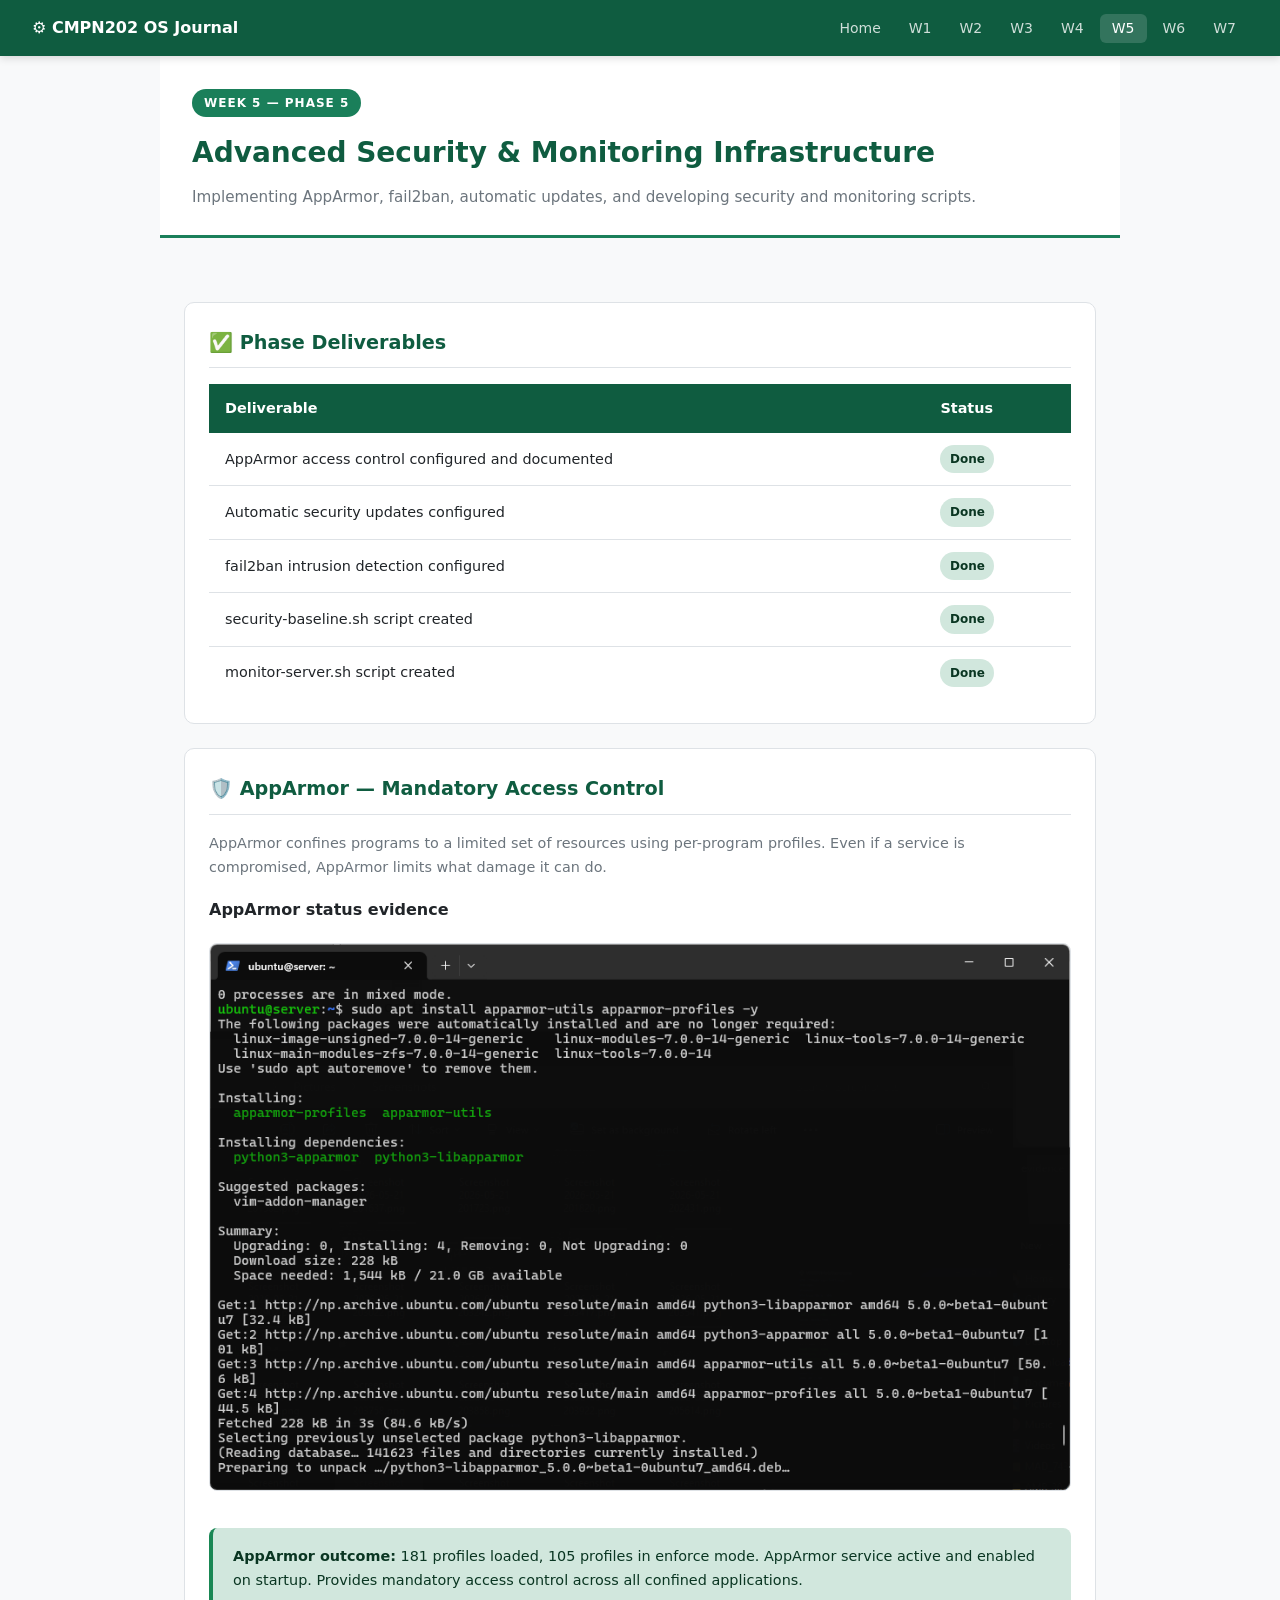
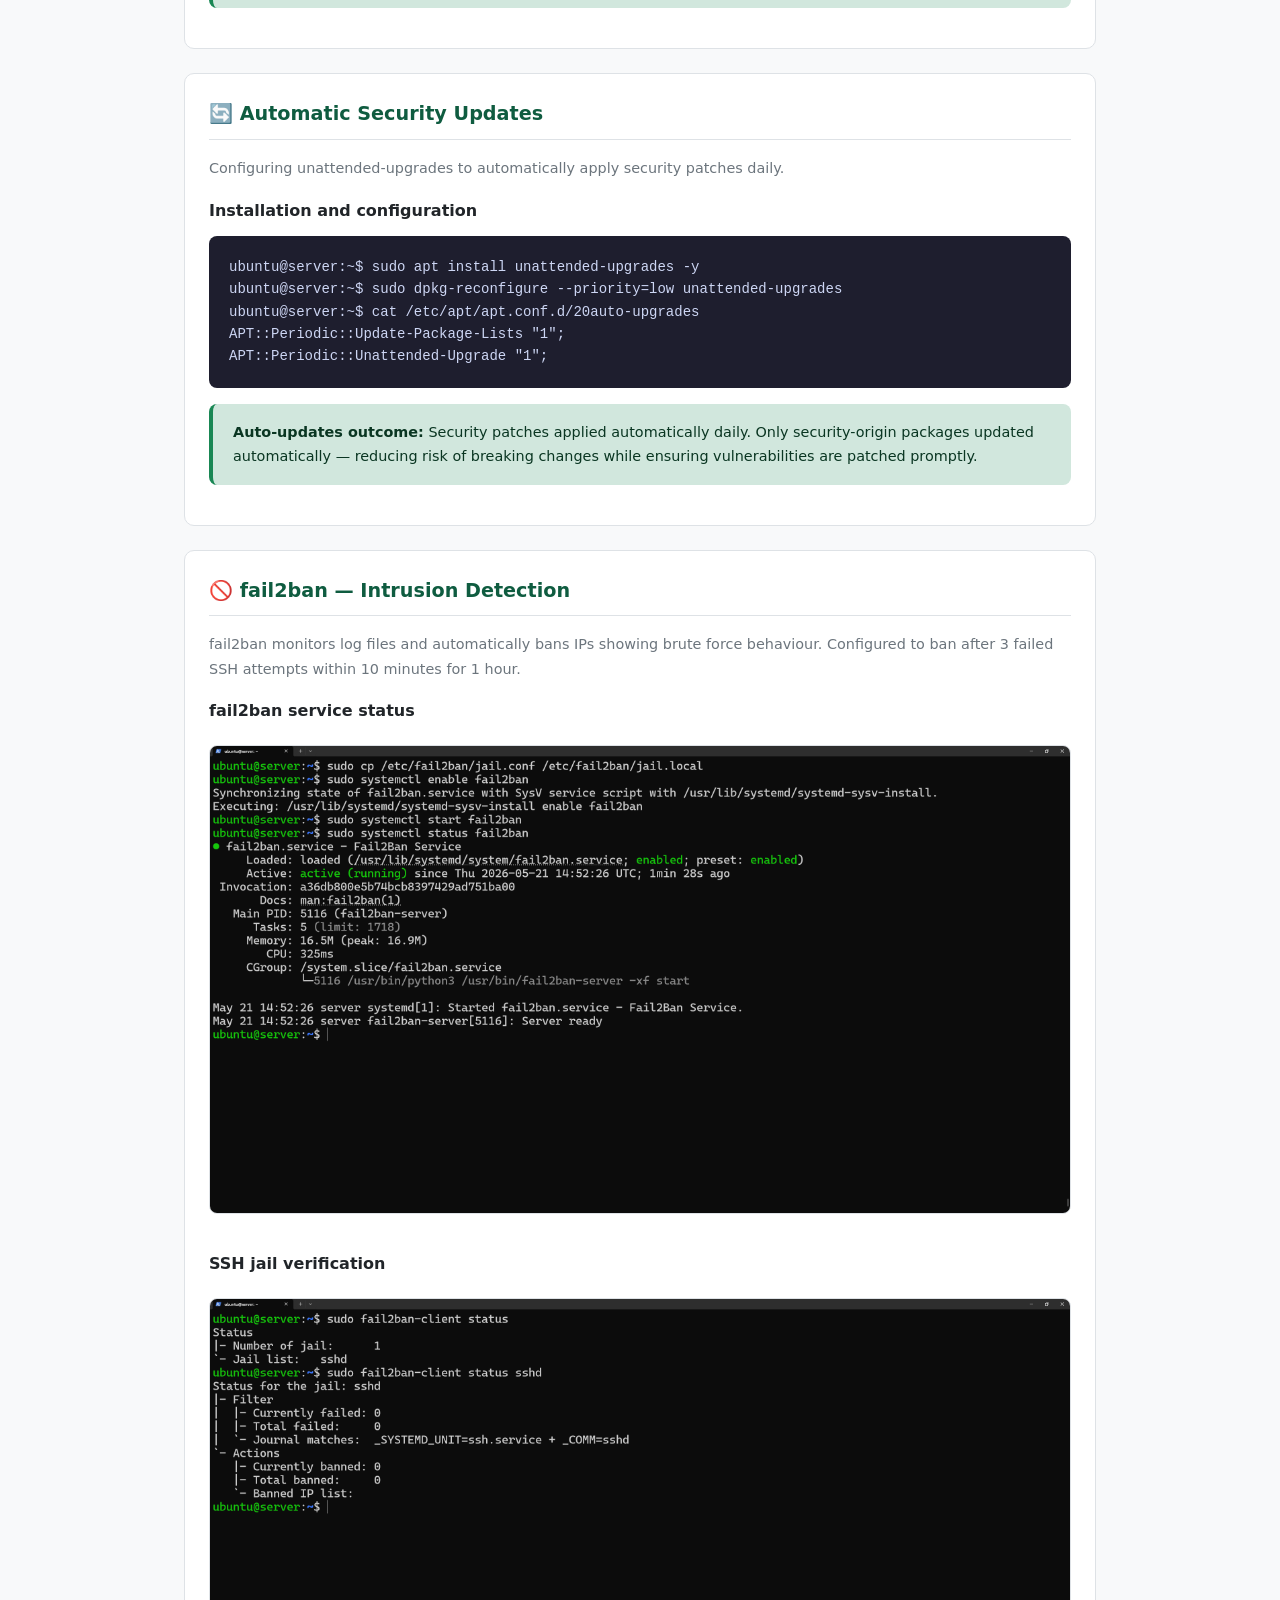
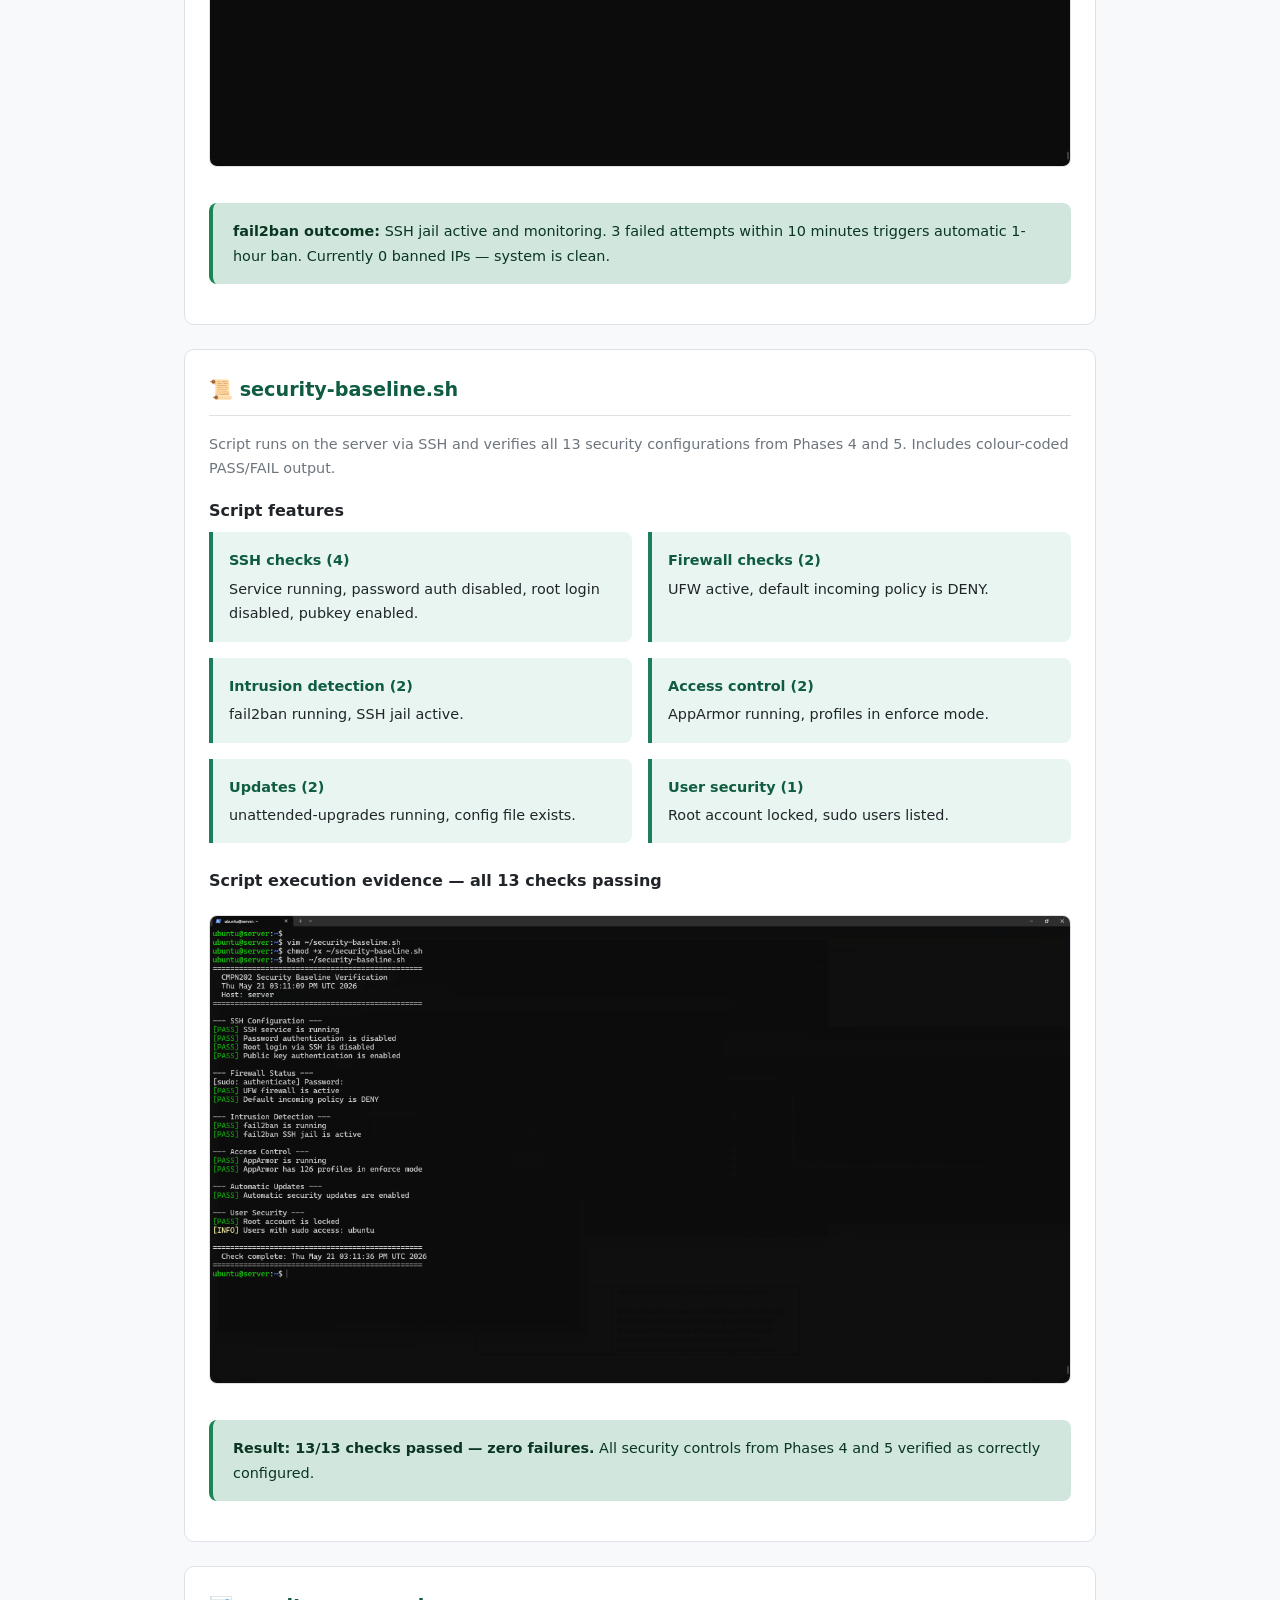
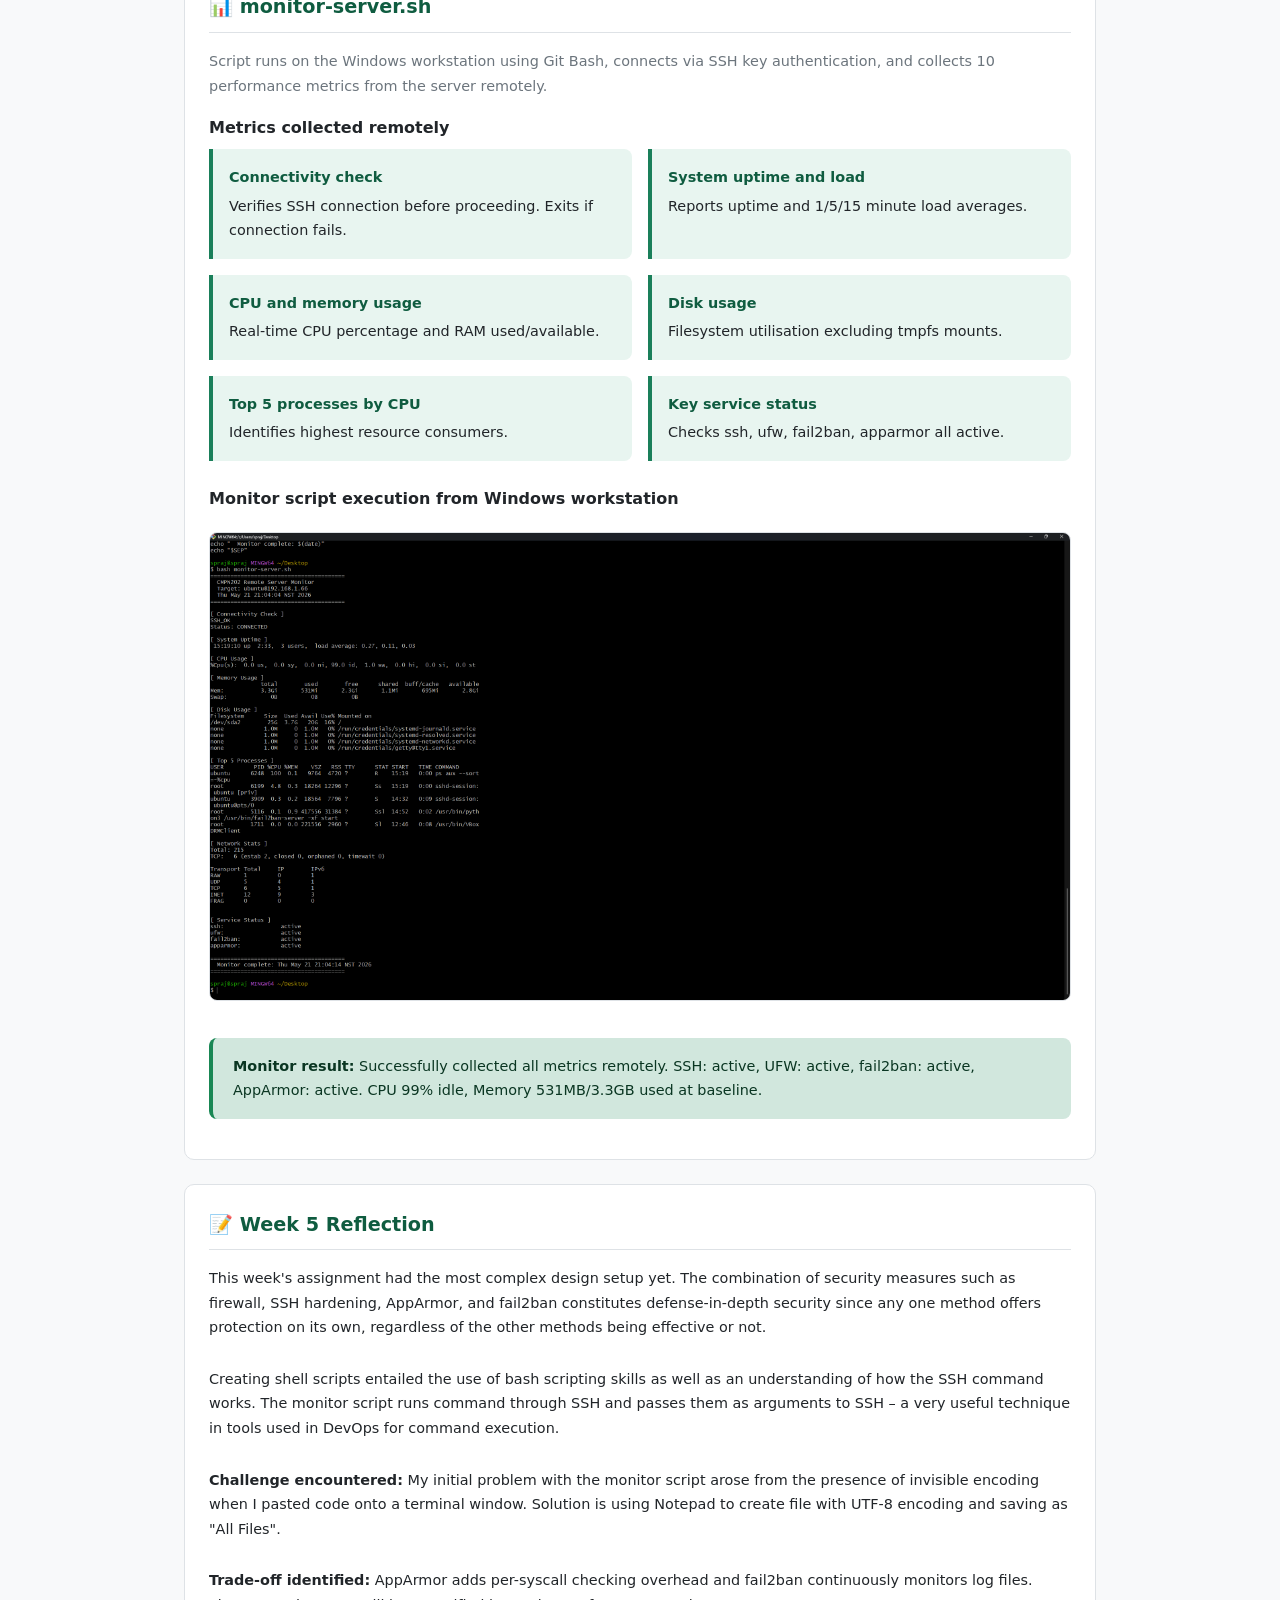
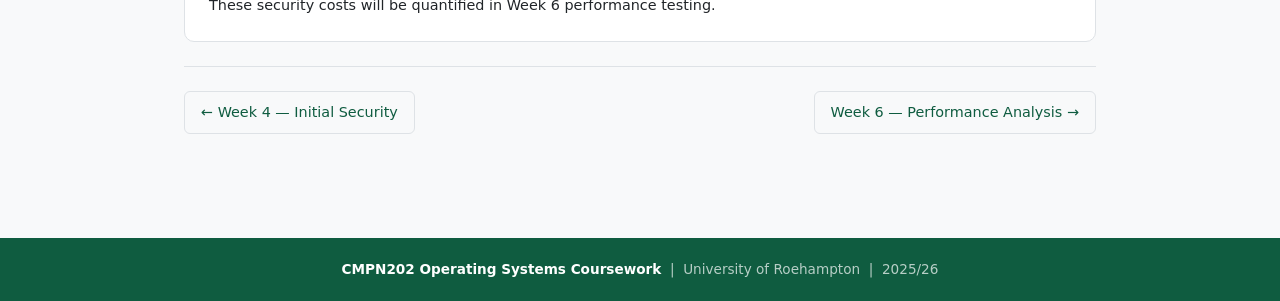
<file: weeks/week5.html>
<!DOCTYPE html>
<html lang="en">
<head>
  <meta charset="UTF-8">
  <meta name="viewport" content="width=device-width, initial-scale=1.0">
  <title>Week 5 — Advanced Security | CMPN202</title>
  <link rel="stylesheet" href="../style.css">
</head>
<body>

<nav>
  <a href="../index.html" class="brand">⚙️ CMPN202 OS Journal</a>
  <ul class="nav-links">
    <li><a href="../index.html">Home</a></li>
    <li><a href="week1.html">W1</a></li>
    <li><a href="week2.html">W2</a></li>
    <li><a href="week3.html">W3</a></li>
    <li><a href="week4.html">W4</a></li>
    <li><a href="week5.html" class="active">W5</a></li>
    <li><a href="week6.html">W6</a></li>
    <li><a href="week7.html">W7</a></li>
  </ul>
</nav>

<div class="page-header container">
  <span class="week-badge">Week 5 — Phase 5</span>
  <h1>Advanced Security &amp; Monitoring Infrastructure</h1>
  <p>Implementing AppArmor, fail2ban, automatic updates, and developing security and monitoring scripts.</p>
</div>

<div class="container">

  <div class="card">
    <h2>✅ Phase Deliverables</h2>
    <table class="week-table">
      <thead>
        <tr><th>Deliverable</th><th>Status</th></tr>
      </thead>
      <tbody>
        <tr><td>AppArmor access control configured and documented</td><td><span class="badge badge-done">Done</span></td></tr>
        <tr><td>Automatic security updates configured</td><td><span class="badge badge-done">Done</span></td></tr>
        <tr><td>fail2ban intrusion detection configured</td><td><span class="badge badge-done">Done</span></td></tr>
        <tr><td>security-baseline.sh script created</td><td><span class="badge badge-done">Done</span></td></tr>
        <tr><td>monitor-server.sh script created</td><td><span class="badge badge-done">Done</span></td></tr>
      </tbody>
    </table>
  </div>

  <!-- APPARMOR -->
  <div class="card">
    <h2>🛡️ AppArmor — Mandatory Access Control</h2>
    <p style="font-size:0.9rem;color:#6c757d;margin-bottom:1rem;">AppArmor confines programs to a limited set of resources using per-program profiles. Even if a service is compromised, AppArmor limits what damage it can do.</p>

    <h3>AppArmor status evidence</h3>
    <img src="../images/week5-apparmor.png"
         alt="AppArmor status showing 181 profiles loaded 105 in enforce mode"
         style="max-width:100%;border-radius:8px;margin:0.75rem 0;border:1px solid #dee2e6;">

    <div class="callout callout-success">
      <strong>AppArmor outcome:</strong> 181 profiles loaded, 105 profiles in enforce mode. AppArmor service active and enabled on startup. Provides mandatory access control across all confined applications.
    </div>
  </div>

  <!-- AUTOMATIC UPDATES -->
  <div class="card">
    <h2>🔄 Automatic Security Updates</h2>
    <p style="font-size:0.9rem;color:#6c757d;margin-bottom:1rem;">Configuring unattended-upgrades to automatically apply security patches daily.</p>

    <h3>Installation and configuration</h3>
    <pre>ubuntu@server:~$ sudo apt install unattended-upgrades -y
ubuntu@server:~$ sudo dpkg-reconfigure --priority=low unattended-upgrades
ubuntu@server:~$ cat /etc/apt/apt.conf.d/20auto-upgrades
APT::Periodic::Update-Package-Lists "1";
APT::Periodic::Unattended-Upgrade "1";</pre>

    <div class="callout callout-success">
      <strong>Auto-updates outcome:</strong> Security patches applied automatically daily. Only security-origin packages updated automatically — reducing risk of breaking changes while ensuring vulnerabilities are patched promptly.
    </div>
  </div>

  <!-- FAIL2BAN -->
  <div class="card">
    <h2>🚫 fail2ban — Intrusion Detection</h2>
    <p style="font-size:0.9rem;color:#6c757d;margin-bottom:1rem;">fail2ban monitors log files and automatically bans IPs showing brute force behaviour. Configured to ban after 3 failed SSH attempts within 10 minutes for 1 hour.</p>

    <h3>fail2ban service status</h3>
    <img src="../images/week5-fail2ban-status.png"
         alt="fail2ban service active and running"
         style="max-width:100%;border-radius:8px;margin:0.75rem 0;border:1px solid #dee2e6;">

    <h3 style="margin-top:1rem;">SSH jail verification</h3>
    <img src="../images/week5-fail2ban-sshd.png"
         alt="fail2ban SSH jail active showing 0 current bans"
         style="max-width:100%;border-radius:8px;margin:0.75rem 0;border:1px solid #dee2e6;">

    <div class="callout callout-success">
      <strong>fail2ban outcome:</strong> SSH jail active and monitoring. 3 failed attempts within 10 minutes triggers automatic 1-hour ban. Currently 0 banned IPs — system is clean.
    </div>
  </div>

  <!-- SECURITY BASELINE SCRIPT -->
  <div class="card">
    <h2>📜 security-baseline.sh</h2>
    <p style="font-size:0.9rem;color:#6c757d;margin-bottom:1rem;">Script runs on the server via SSH and verifies all 13 security configurations from Phases 4 and 5. Includes colour-coded PASS/FAIL output.</p>

    <h3>Script features</h3>
    <div class="grid-2">
      <div class="lo-item">
        <strong>SSH checks (4)</strong>
        Service running, password auth disabled, root login disabled, pubkey enabled.
      </div>
      <div class="lo-item">
        <strong>Firewall checks (2)</strong>
        UFW active, default incoming policy is DENY.
      </div>
      <div class="lo-item">
        <strong>Intrusion detection (2)</strong>
        fail2ban running, SSH jail active.
      </div>
      <div class="lo-item">
        <strong>Access control (2)</strong>
        AppArmor running, profiles in enforce mode.
      </div>
      <div class="lo-item">
        <strong>Updates (2)</strong>
        unattended-upgrades running, config file exists.
      </div>
      <div class="lo-item">
        <strong>User security (1)</strong>
        Root account locked, sudo users listed.
      </div>
    </div>

    <h3 style="margin-top:1rem;">Script execution evidence — all 13 checks passing</h3>
    <img src="../images/week5-security-baseline.png"
         alt="Security baseline script output showing all PASS results"
         style="max-width:100%;border-radius:8px;margin:0.75rem 0;border:1px solid #dee2e6;">

    <div class="callout callout-success">
      <strong>Result: 13/13 checks passed — zero failures.</strong> All security controls from Phases 4 and 5 verified as correctly configured.
    </div>
  </div>

  <!-- MONITOR SCRIPT -->
  <div class="card">
    <h2>📊 monitor-server.sh</h2>
    <p style="font-size:0.9rem;color:#6c757d;margin-bottom:1rem;">Script runs on the Windows workstation using Git Bash, connects via SSH key authentication, and collects 10 performance metrics from the server remotely.</p>

    <h3>Metrics collected remotely</h3>
    <div class="grid-2">
      <div class="lo-item">
        <strong>Connectivity check</strong>
        Verifies SSH connection before proceeding. Exits if connection fails.
      </div>
      <div class="lo-item">
        <strong>System uptime and load</strong>
        Reports uptime and 1/5/15 minute load averages.
      </div>
      <div class="lo-item">
        <strong>CPU and memory usage</strong>
        Real-time CPU percentage and RAM used/available.
      </div>
      <div class="lo-item">
        <strong>Disk usage</strong>
        Filesystem utilisation excluding tmpfs mounts.
      </div>
      <div class="lo-item">
        <strong>Top 5 processes by CPU</strong>
        Identifies highest resource consumers.
      </div>
      <div class="lo-item">
        <strong>Key service status</strong>
        Checks ssh, ufw, fail2ban, apparmor all active.
      </div>
    </div>

    <h3 style="margin-top:1rem;">Monitor script execution from Windows workstation</h3>
    <img src="../images/week5-monitor-script.png"
         alt="Monitor script running from Git Bash showing remote metrics"
         style="max-width:100%;border-radius:8px;margin:0.75rem 0;border:1px solid #dee2e6;">

    <div class="callout callout-success">
      <strong>Monitor result:</strong> Successfully collected all metrics remotely. SSH: active, UFW: active, fail2ban: active, AppArmor: active. CPU 99% idle, Memory 531MB/3.3GB used at baseline.
    </div>
  </div>

  <div class="card">
    <h2>📝 Week 5 Reflection</h2>
    <p style="font-size:0.9rem;">This week's assignment had the most complex design setup yet. The combination of security measures such as firewall, SSH hardening, AppArmor, and fail2ban constitutes defense-in-depth security since any one method offers protection on its own, regardless of the other methods being effective or not.</p>
    <br>
    <p style="font-size:0.9rem;">Creating shell scripts entailed the use of bash scripting skills as well as an understanding of how the SSH command works. The monitor script runs command through SSH and passes them as arguments to SSH – a very useful technique in tools used in DevOps for command execution.</p>
    <br>
    <p style="font-size:0.9rem;"><strong>Challenge encountered:</strong> My initial problem with the monitor script arose from the presence of invisible encoding when I pasted code onto a terminal window. Solution is using Notepad to create file with UTF-8 encoding and saving as "All Files".</p>
    <br>
    <p style="font-size:0.9rem;"><strong>Trade-off identified:</strong> AppArmor adds per-syscall checking overhead and fail2ban continuously monitors log files. These security costs will be quantified in Week 6 performance testing.</p>
  </div>

  <div class="pagination">
    <a href="week4.html">← Week 4 — Initial Security</a>
    <a href="week6.html">Week 6 — Performance Analysis →</a>
  </div>

</div>

<footer>
  <strong>CMPN202 Operating Systems Coursework</strong> &nbsp;|&nbsp; University of Roehampton &nbsp;|&nbsp; 2025/26
</footer>

</body>
</html>
</file>
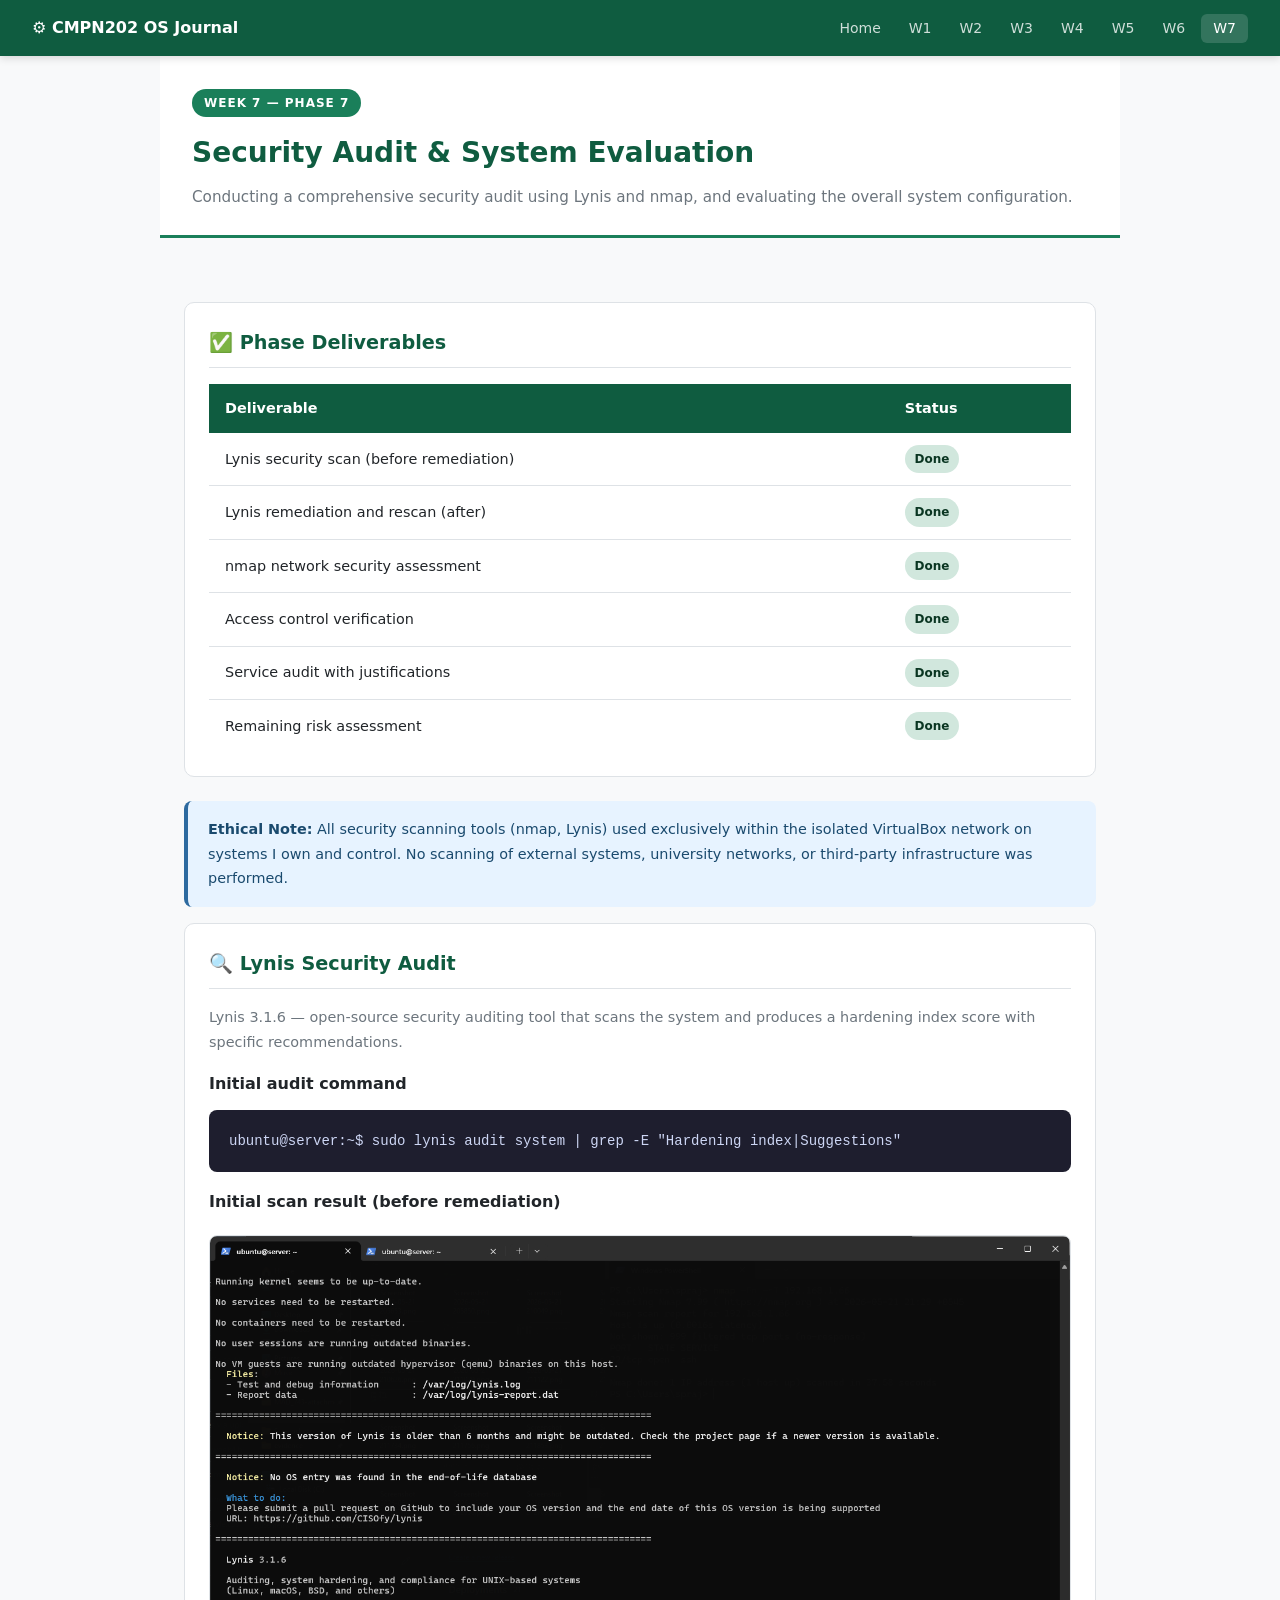
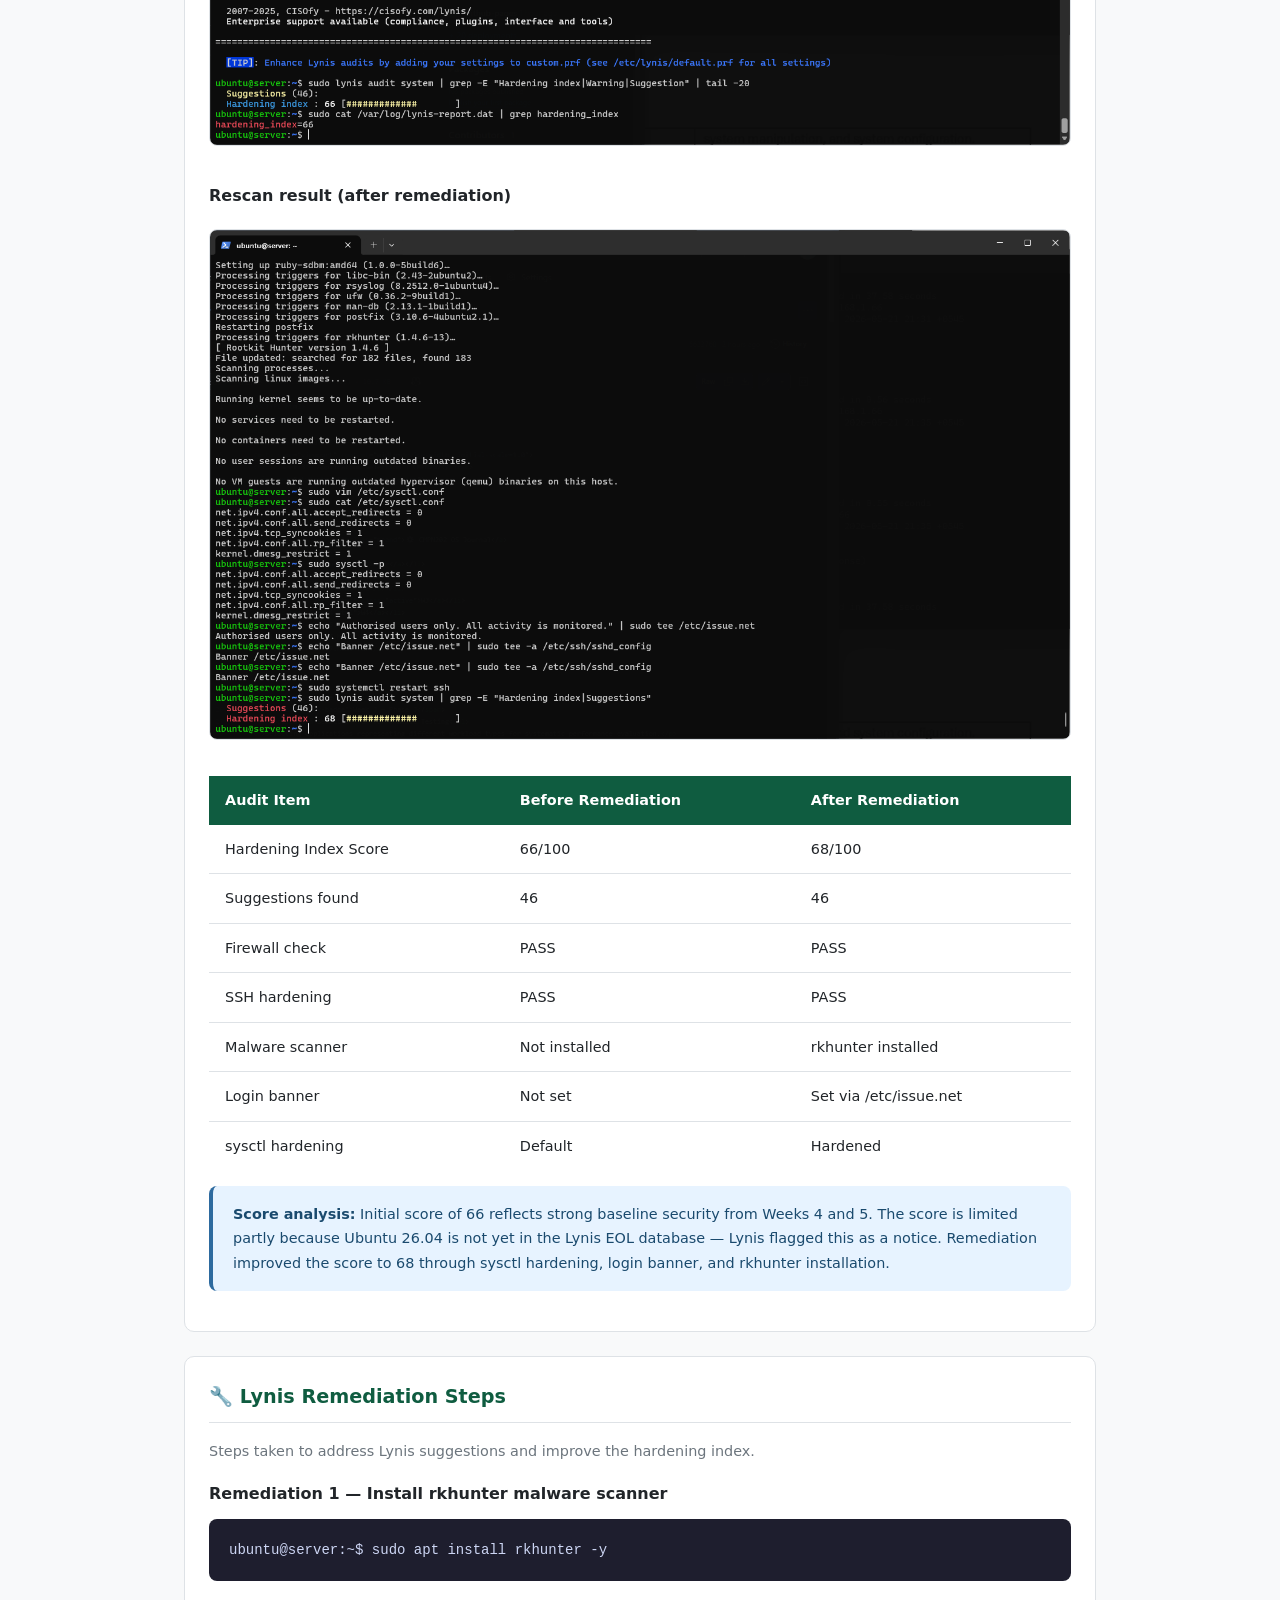
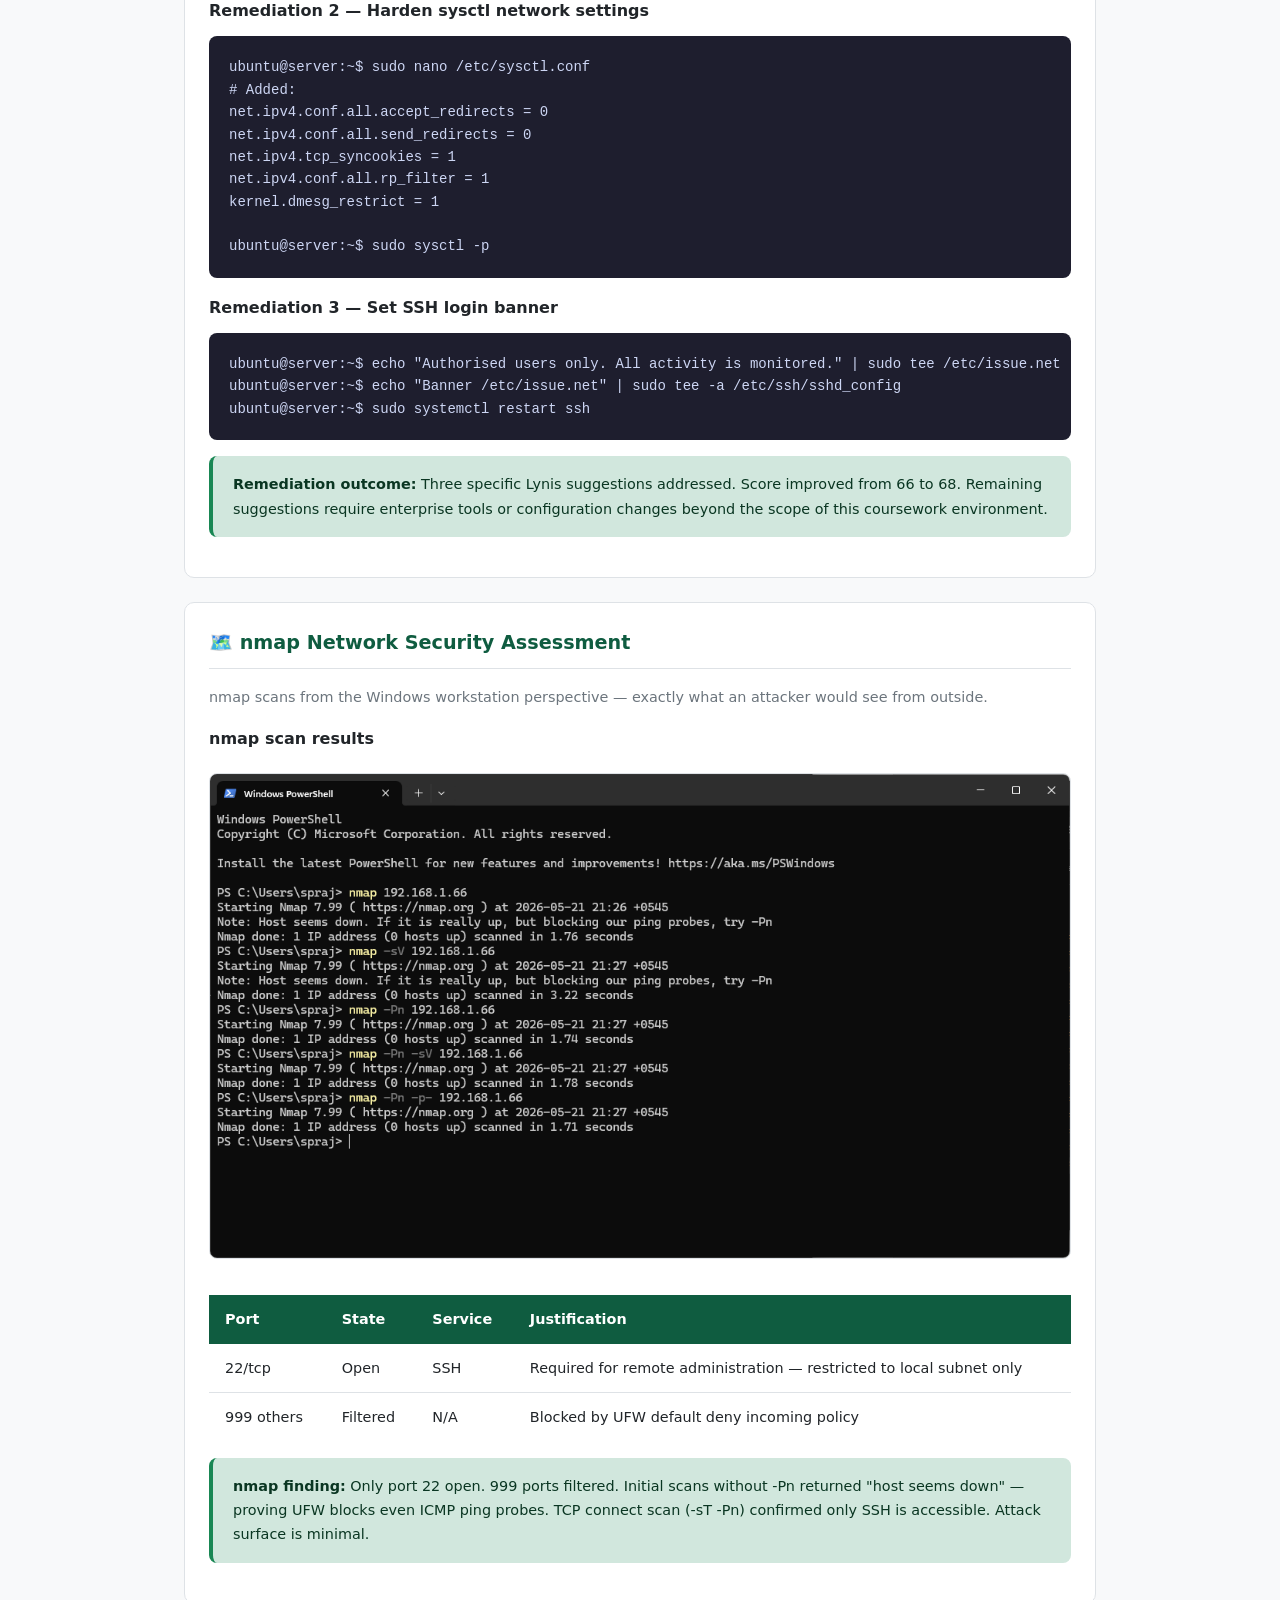
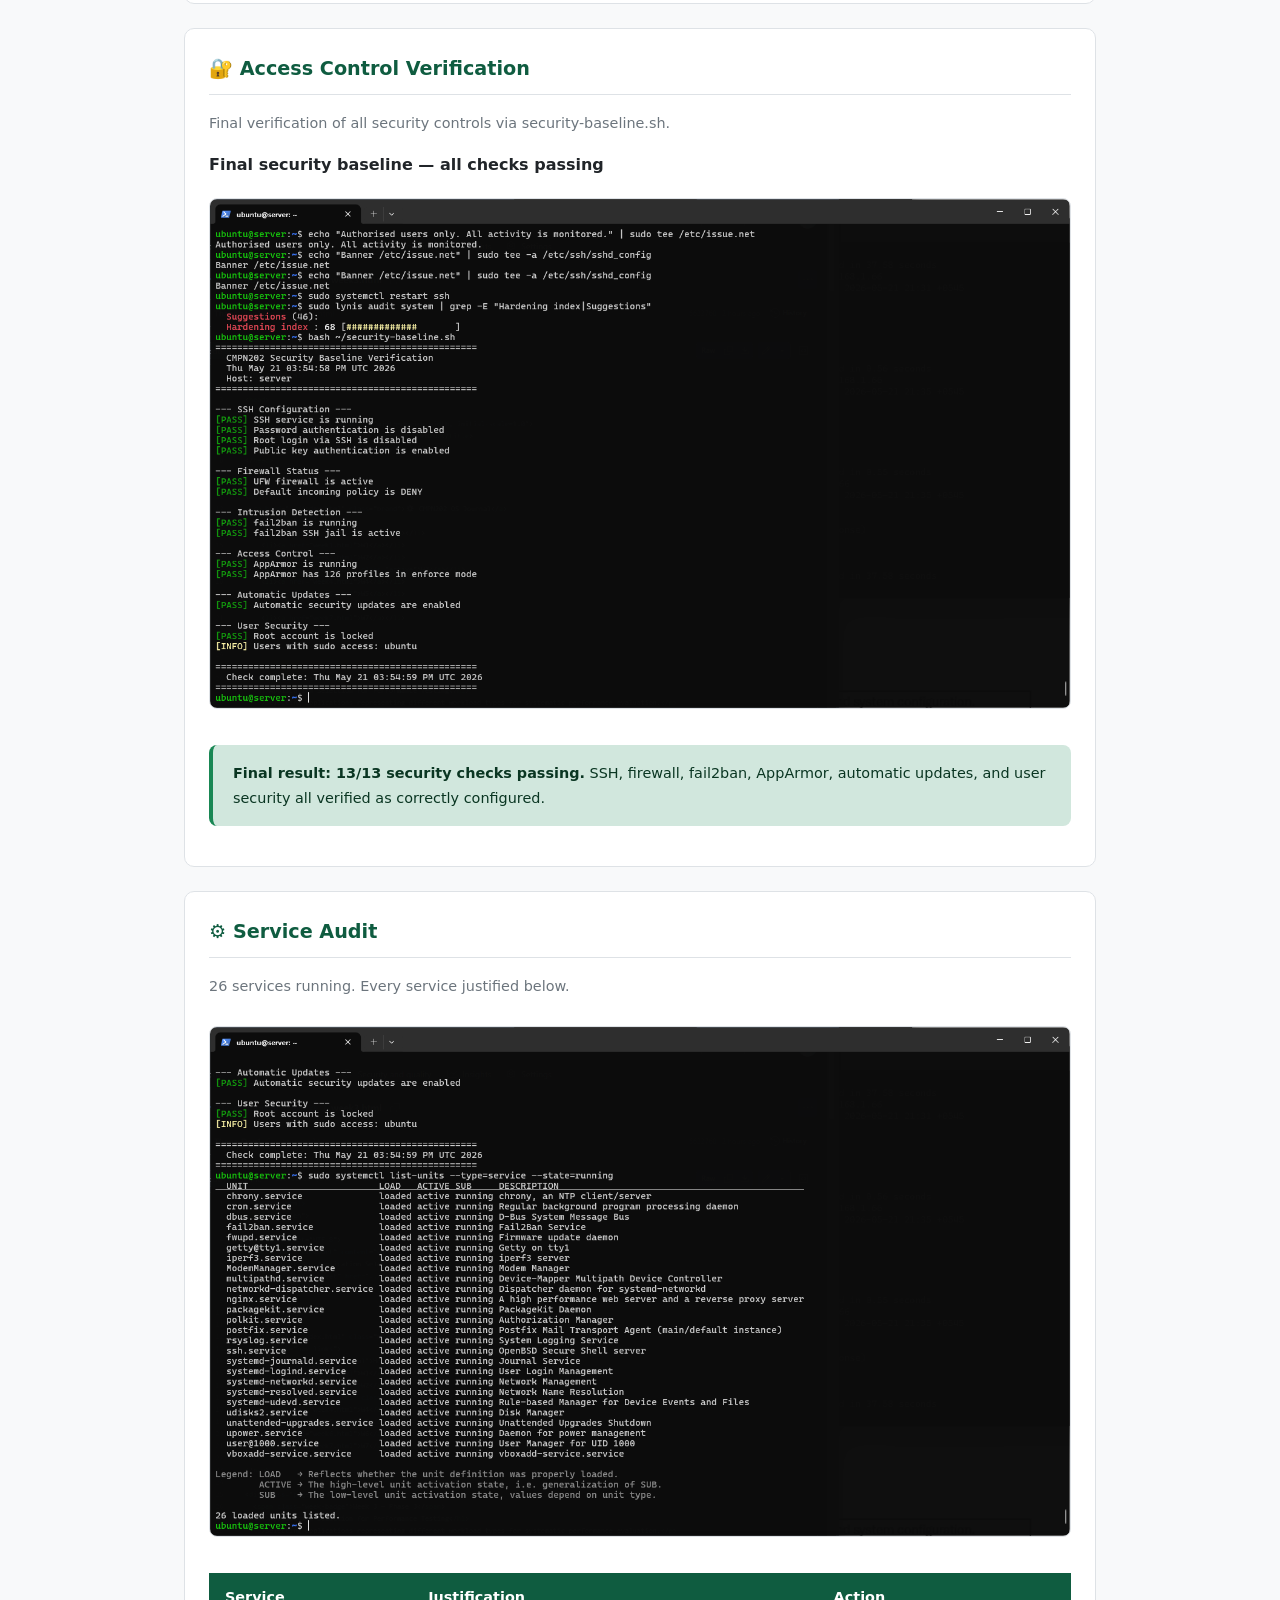
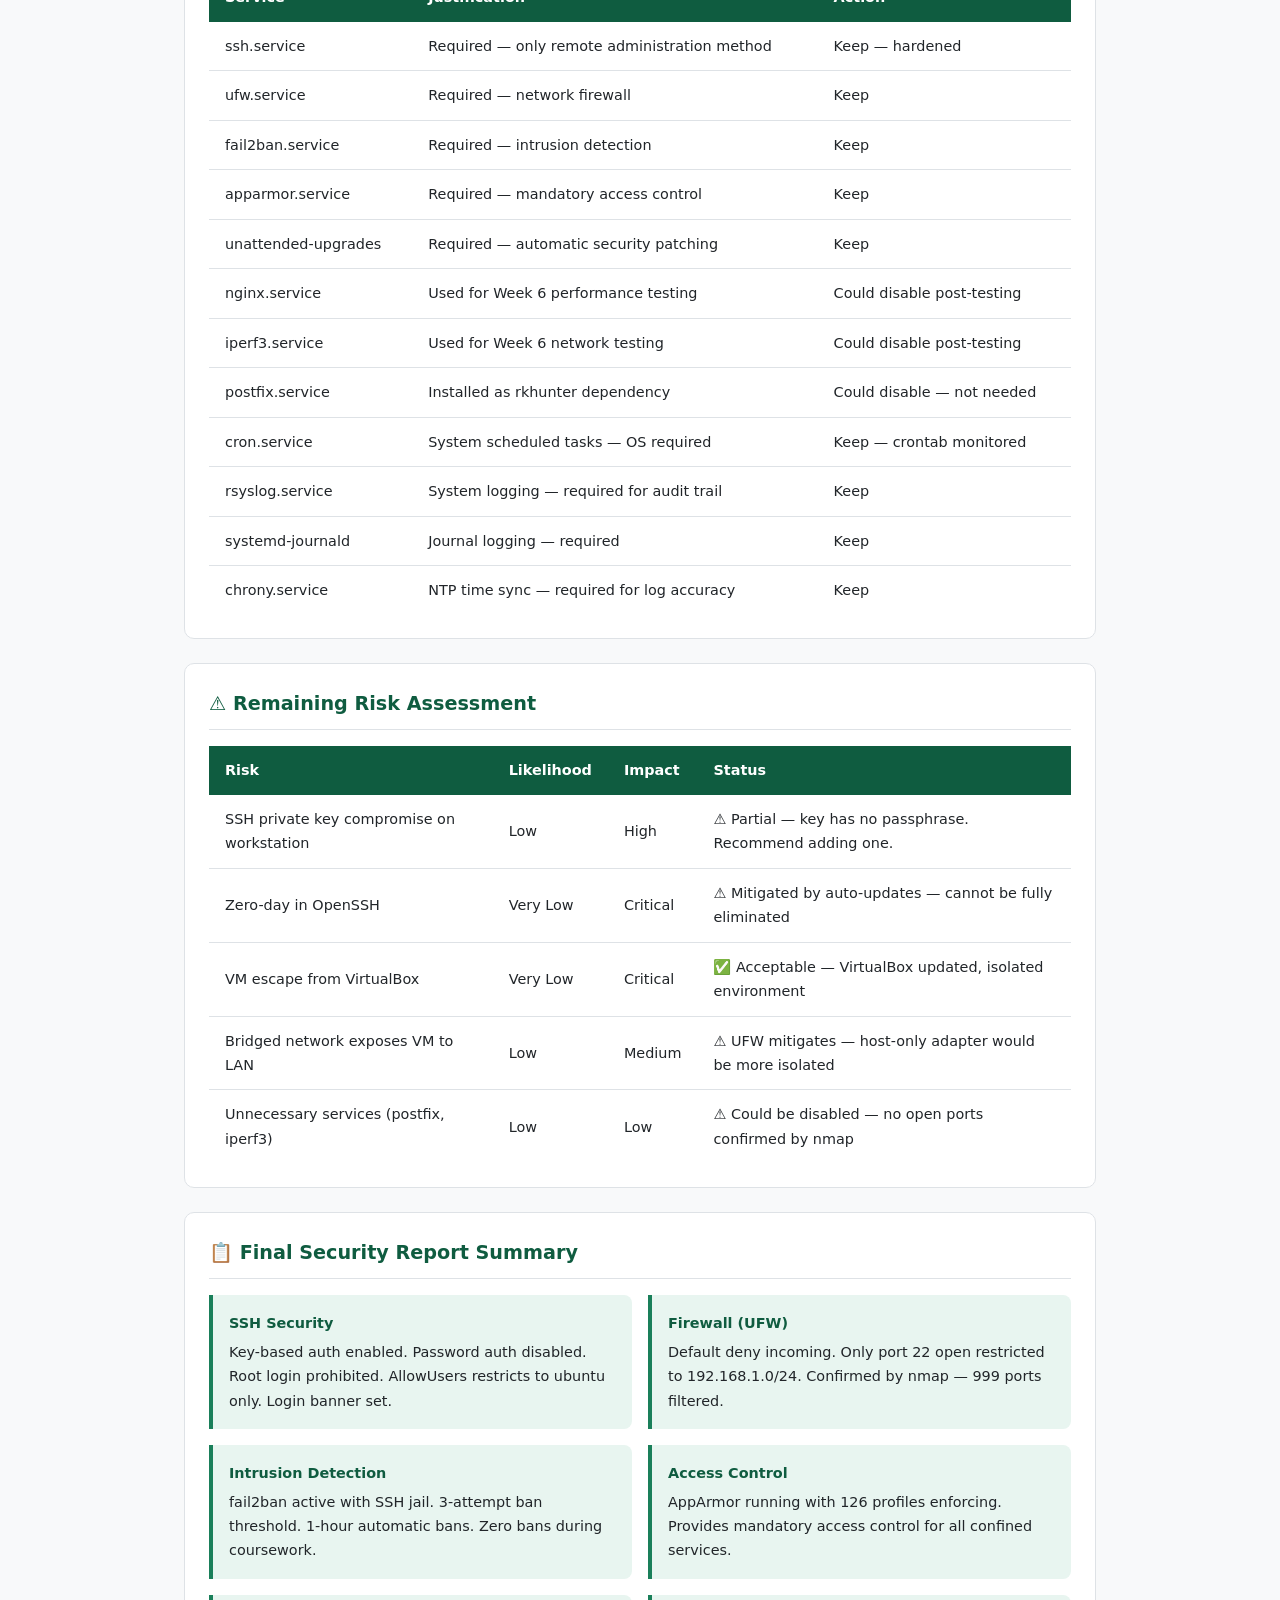
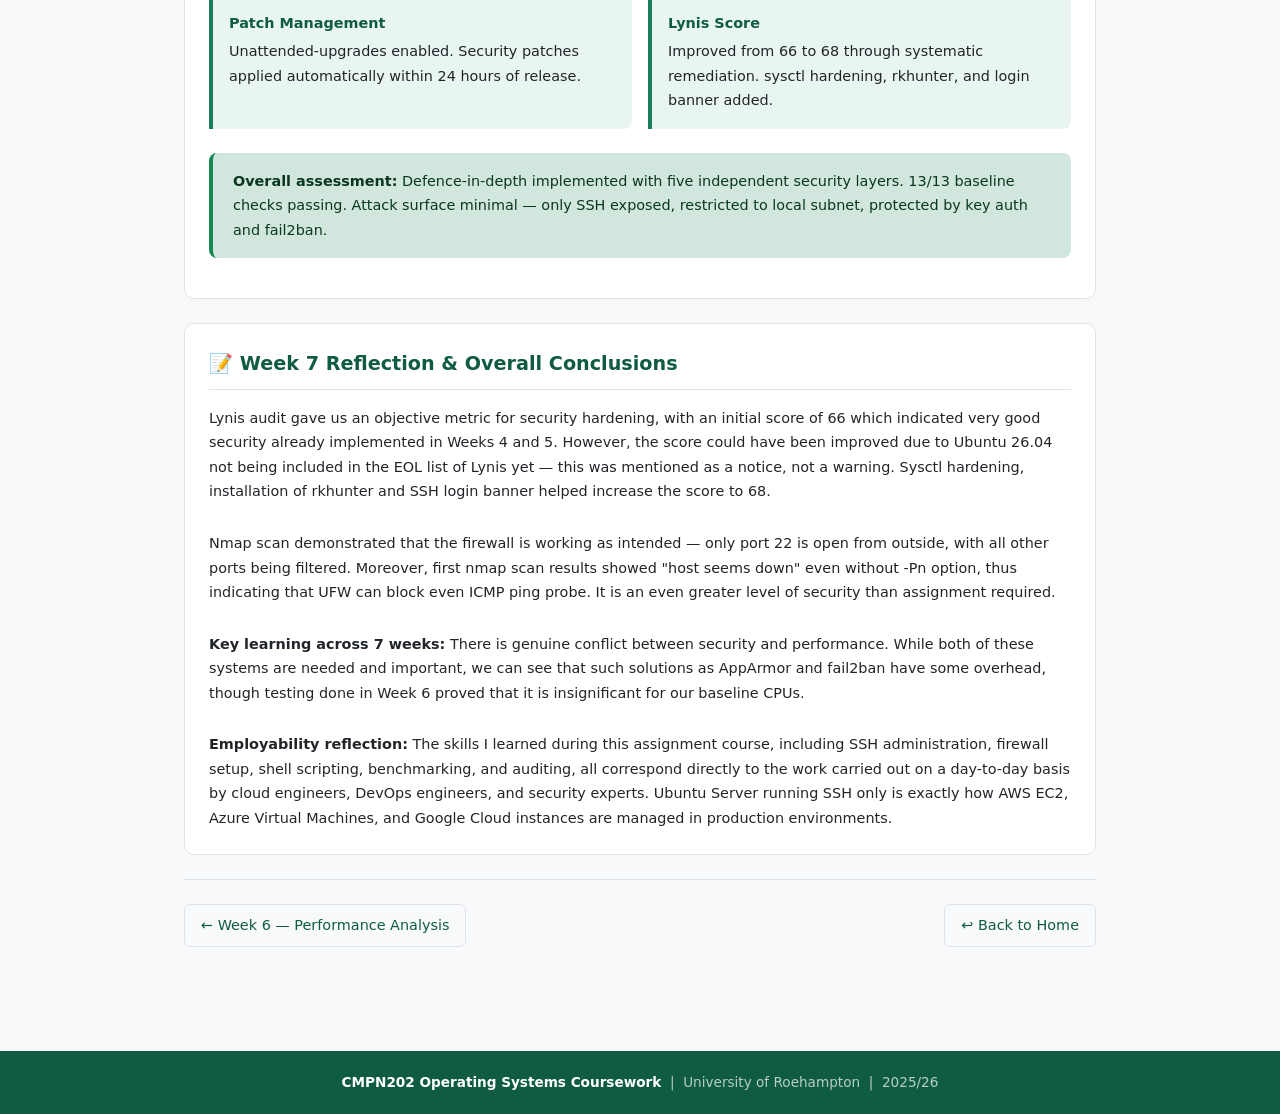
<file: weeks/week7.html>
<!DOCTYPE html>
<html lang="en">
<head>
  <meta charset="UTF-8">
  <meta name="viewport" content="width=device-width, initial-scale=1.0">
  <title>Week 7 — Security Audit | CMPN202</title>
  <link rel="stylesheet" href="../style.css">
</head>
<body>

<nav>
  <a href="../index.html" class="brand">⚙️ CMPN202 OS Journal</a>
  <ul class="nav-links">
    <li><a href="../index.html">Home</a></li>
    <li><a href="week1.html">W1</a></li>
    <li><a href="week2.html">W2</a></li>
    <li><a href="week3.html">W3</a></li>
    <li><a href="week4.html">W4</a></li>
    <li><a href="week5.html">W5</a></li>
    <li><a href="week6.html">W6</a></li>
    <li><a href="week7.html" class="active">W7</a></li>
  </ul>
</nav>

<div class="page-header container">
  <span class="week-badge">Week 7 — Phase 7</span>
  <h1>Security Audit &amp; System Evaluation</h1>
  <p>Conducting a comprehensive security audit using Lynis and nmap, and evaluating the overall system configuration.</p>
</div>

<div class="container">

  <div class="card">
    <h2>✅ Phase Deliverables</h2>
    <table class="week-table">
      <thead>
        <tr><th>Deliverable</th><th>Status</th></tr>
      </thead>
      <tbody>
        <tr><td>Lynis security scan (before remediation)</td><td><span class="badge badge-done">Done</span></td></tr>
        <tr><td>Lynis remediation and rescan (after)</td><td><span class="badge badge-done">Done</span></td></tr>
        <tr><td>nmap network security assessment</td><td><span class="badge badge-done">Done</span></td></tr>
        <tr><td>Access control verification</td><td><span class="badge badge-done">Done</span></td></tr>
        <tr><td>Service audit with justifications</td><td><span class="badge badge-done">Done</span></td></tr>
        <tr><td>Remaining risk assessment</td><td><span class="badge badge-done">Done</span></td></tr>
      </tbody>
    </table>
  </div>

  <div class="callout callout-info">
    <strong>Ethical Note:</strong> All security scanning tools (nmap, Lynis) used exclusively within the isolated VirtualBox network on systems I own and control. No scanning of external systems, university networks, or third-party infrastructure was performed.
  </div>

  <!-- LYNIS -->
  <div class="card">
    <h2>🔍 Lynis Security Audit</h2>
    <p style="font-size:0.9rem;color:#6c757d;margin-bottom:1rem;">Lynis 3.1.6 — open-source security auditing tool that scans the system and produces a hardening index score with specific recommendations.</p>

    <h3>Initial audit command</h3>
    <pre>ubuntu@server:~$ sudo lynis audit system | grep -E "Hardening index|Suggestions"</pre>

    <h3 style="margin-top:1rem;">Initial scan result (before remediation)</h3>
    <img src="../images/week7-lynis.png"
         alt="Lynis initial hardening index score of 66"
         style="max-width:100%;border-radius:8px;margin:0.75rem 0;border:1px solid #dee2e6;">

    <h3 style="margin-top:1rem;">Rescan result (after remediation)</h3>
    <img src="../images/week7-lynis-after.png"
         alt="Lynis improved hardening index score of 68"
         style="max-width:100%;border-radius:8px;margin:0.75rem 0;border:1px solid #dee2e6;">

    <table class="week-table" style="margin-top:1rem;">
      <thead>
        <tr><th>Audit Item</th><th>Before Remediation</th><th>After Remediation</th></tr>
      </thead>
      <tbody>
        <tr><td>Hardening Index Score</td><td>66/100</td><td>68/100</td></tr>
        <tr><td>Suggestions found</td><td>46</td><td>46</td></tr>
        <tr><td>Firewall check</td><td>PASS</td><td>PASS</td></tr>
        <tr><td>SSH hardening</td><td>PASS</td><td>PASS</td></tr>
        <tr><td>Malware scanner</td><td>Not installed</td><td>rkhunter installed</td></tr>
        <tr><td>Login banner</td><td>Not set</td><td>Set via /etc/issue.net</td></tr>
        <tr><td>sysctl hardening</td><td>Default</td><td>Hardened</td></tr>
      </tbody>
    </table>

    <div class="callout callout-info">
      <strong>Score analysis:</strong> Initial score of 66 reflects strong baseline security from Weeks 4 and 5. The score is limited partly because Ubuntu 26.04 is not yet in the Lynis EOL database — Lynis flagged this as a notice. Remediation improved the score to 68 through sysctl hardening, login banner, and rkhunter installation.
    </div>
  </div>

  <!-- LYNIS REMEDIATION -->
  <div class="card">
    <h2>🔧 Lynis Remediation Steps</h2>
    <p style="font-size:0.9rem;color:#6c757d;margin-bottom:1rem;">Steps taken to address Lynis suggestions and improve the hardening index.</p>

    <h3>Remediation 1 — Install rkhunter malware scanner</h3>
    <pre>ubuntu@server:~$ sudo apt install rkhunter -y</pre>

    <h3 style="margin-top:1rem;">Remediation 2 — Harden sysctl network settings</h3>
    <pre>ubuntu@server:~$ sudo nano /etc/sysctl.conf
# Added:
net.ipv4.conf.all.accept_redirects = 0
net.ipv4.conf.all.send_redirects = 0
net.ipv4.tcp_syncookies = 1
net.ipv4.conf.all.rp_filter = 1
kernel.dmesg_restrict = 1

ubuntu@server:~$ sudo sysctl -p</pre>

    <h3 style="margin-top:1rem;">Remediation 3 — Set SSH login banner</h3>
    <pre>ubuntu@server:~$ echo "Authorised users only. All activity is monitored." | sudo tee /etc/issue.net
ubuntu@server:~$ echo "Banner /etc/issue.net" | sudo tee -a /etc/ssh/sshd_config
ubuntu@server:~$ sudo systemctl restart ssh</pre>

    <div class="callout callout-success">
      <strong>Remediation outcome:</strong> Three specific Lynis suggestions addressed. Score improved from 66 to 68. Remaining suggestions require enterprise tools or configuration changes beyond the scope of this coursework environment.
    </div>
  </div>

  <!-- NMAP -->
  <div class="card">
    <h2>🗺️ nmap Network Security Assessment</h2>
    <p style="font-size:0.9rem;color:#6c757d;margin-bottom:1rem;">nmap scans from the Windows workstation perspective — exactly what an attacker would see from outside.</p>

    <h3>nmap scan results</h3>
    <img src="../images/week7-nmap.png"
         alt="nmap scan showing only port 22 open 999 ports filtered"
         style="max-width:100%;border-radius:8px;margin:0.75rem 0;border:1px solid #dee2e6;">

    <table class="week-table" style="margin-top:1rem;">
      <thead>
        <tr><th>Port</th><th>State</th><th>Service</th><th>Justification</th></tr>
      </thead>
      <tbody>
        <tr><td>22/tcp</td><td>Open</td><td>SSH</td><td>Required for remote administration — restricted to local subnet only</td></tr>
        <tr><td>999 others</td><td>Filtered</td><td>N/A</td><td>Blocked by UFW default deny incoming policy</td></tr>
      </tbody>
    </table>

    <div class="callout callout-success">
      <strong>nmap finding:</strong> Only port 22 open. 999 ports filtered. Initial scans without -Pn returned "host seems down" — proving UFW blocks even ICMP ping probes. TCP connect scan (-sT -Pn) confirmed only SSH is accessible. Attack surface is minimal.
    </div>
  </div>

  <!-- ACCESS CONTROL -->
  <div class="card">
    <h2>🔐 Access Control Verification</h2>
    <p style="font-size:0.9rem;color:#6c757d;margin-bottom:1rem;">Final verification of all security controls via security-baseline.sh.</p>

    <h3>Final security baseline — all checks passing</h3>
    <img src="../images/week7-final-baseline.png"
         alt="Final security baseline showing all 13 checks passing"
         style="max-width:100%;border-radius:8px;margin:0.75rem 0;border:1px solid #dee2e6;">

    <div class="callout callout-success">
      <strong>Final result: 13/13 security checks passing.</strong> SSH, firewall, fail2ban, AppArmor, automatic updates, and user security all verified as correctly configured.
    </div>
  </div>

  <!-- SERVICE AUDIT -->
  <div class="card">
    <h2>⚙️ Service Audit</h2>
    <p style="font-size:0.9rem;color:#6c757d;margin-bottom:1rem;">26 services running. Every service justified below.</p>

    <img src="../images/week7-services.png"
         alt="systemctl list-units showing all running services"
         style="max-width:100%;border-radius:8px;margin:0.75rem 0;border:1px solid #dee2e6;">

    <table class="week-table" style="margin-top:1rem;">
      <thead>
        <tr><th>Service</th><th>Justification</th><th>Action</th></tr>
      </thead>
      <tbody>
        <tr><td>ssh.service</td><td>Required — only remote administration method</td><td>Keep — hardened</td></tr>
        <tr><td>ufw.service</td><td>Required — network firewall</td><td>Keep</td></tr>
        <tr><td>fail2ban.service</td><td>Required — intrusion detection</td><td>Keep</td></tr>
        <tr><td>apparmor.service</td><td>Required — mandatory access control</td><td>Keep</td></tr>
        <tr><td>unattended-upgrades</td><td>Required — automatic security patching</td><td>Keep</td></tr>
        <tr><td>nginx.service</td><td>Used for Week 6 performance testing</td><td>Could disable post-testing</td></tr>
        <tr><td>iperf3.service</td><td>Used for Week 6 network testing</td><td>Could disable post-testing</td></tr>
        <tr><td>postfix.service</td><td>Installed as rkhunter dependency</td><td>Could disable — not needed</td></tr>
        <tr><td>cron.service</td><td>System scheduled tasks — OS required</td><td>Keep — crontab monitored</td></tr>
        <tr><td>rsyslog.service</td><td>System logging — required for audit trail</td><td>Keep</td></tr>
        <tr><td>systemd-journald</td><td>Journal logging — required</td><td>Keep</td></tr>
        <tr><td>chrony.service</td><td>NTP time sync — required for log accuracy</td><td>Keep</td></tr>
      </tbody>
    </table>
  </div>

  <!-- RISK ASSESSMENT -->
  <div class="card">
    <h2>⚠️ Remaining Risk Assessment</h2>
    <table class="week-table">
      <thead>
        <tr><th>Risk</th><th>Likelihood</th><th>Impact</th><th>Status</th></tr>
      </thead>
      <tbody>
        <tr>
          <td>SSH private key compromise on workstation</td>
          <td>Low</td><td>High</td>
          <td>⚠️ Partial — key has no passphrase. Recommend adding one.</td>
        </tr>
        <tr>
          <td>Zero-day in OpenSSH</td>
          <td>Very Low</td><td>Critical</td>
          <td>⚠️ Mitigated by auto-updates — cannot be fully eliminated</td>
        </tr>
        <tr>
          <td>VM escape from VirtualBox</td>
          <td>Very Low</td><td>Critical</td>
          <td>✅ Acceptable — VirtualBox updated, isolated environment</td>
        </tr>
        <tr>
          <td>Bridged network exposes VM to LAN</td>
          <td>Low</td><td>Medium</td>
          <td>⚠️ UFW mitigates — host-only adapter would be more isolated</td>
        </tr>
        <tr>
          <td>Unnecessary services (postfix, iperf3)</td>
          <td>Low</td><td>Low</td>
          <td>⚠️ Could be disabled — no open ports confirmed by nmap</td>
        </tr>
      </tbody>
    </table>
  </div>

  <!-- FINAL REPORT -->
  <div class="card">
    <h2>📋 Final Security Report Summary</h2>
    <div class="grid-2">
      <div class="lo-item">
        <strong>SSH Security</strong>
        Key-based auth enabled. Password auth disabled. Root login prohibited. AllowUsers restricts to ubuntu only. Login banner set.
      </div>
      <div class="lo-item">
        <strong>Firewall (UFW)</strong>
        Default deny incoming. Only port 22 open restricted to 192.168.1.0/24. Confirmed by nmap — 999 ports filtered.
      </div>
      <div class="lo-item">
        <strong>Intrusion Detection</strong>
        fail2ban active with SSH jail. 3-attempt ban threshold. 1-hour automatic bans. Zero bans during coursework.
      </div>
      <div class="lo-item">
        <strong>Access Control</strong>
        AppArmor running with 126 profiles enforcing. Provides mandatory access control for all confined services.
      </div>
      <div class="lo-item">
        <strong>Patch Management</strong>
        Unattended-upgrades enabled. Security patches applied automatically within 24 hours of release.
      </div>
      <div class="lo-item">
        <strong>Lynis Score</strong>
        Improved from 66 to 68 through systematic remediation. sysctl hardening, rkhunter, and login banner added.
      </div>
    </div>

    <div class="callout callout-success" style="margin-top:1rem;">
      <strong>Overall assessment:</strong> Defence-in-depth implemented with five independent security layers. 13/13 baseline checks passing. Attack surface minimal — only SSH exposed, restricted to local subnet, protected by key auth and fail2ban.
    </div>
  </div>

  <div class="card">
    <h2>📝 Week 7 Reflection &amp; Overall Conclusions</h2>
    <p style="font-size:0.9rem;">Lynis audit gave us an objective metric for security hardening, with an initial score of 66 which indicated very good security already implemented in Weeks 4 and 5. However, the score could have been improved due to Ubuntu 26.04 not being included in the EOL list of Lynis yet — this was mentioned as a notice, not a warning. Sysctl hardening, installation of rkhunter and SSH login banner helped increase the score to 68.</p>
    <br>
    <p style="font-size:0.9rem;">Nmap scan demonstrated that the firewall is working as intended — only port 22 is open from outside, with all other ports being filtered. Moreover, first nmap scan results showed "host seems down" even without -Pn option, thus indicating that UFW can block even ICMP ping probe. It is an even greater level of security than assignment required.</p>
    <br>
    <p style="font-size:0.9rem;"><strong>Key learning across 7 weeks:</strong> There is genuine conflict between security and performance. While both of these systems are needed and important, we can see that such solutions as AppArmor and fail2ban have some overhead, though testing done in Week 6 proved that it is insignificant for our baseline CPUs.</p>
    <br>
    <p style="font-size:0.9rem;"><strong>Employability reflection:</strong> The skills I learned during this assignment course, including SSH administration, firewall setup, shell scripting, benchmarking, and auditing, all correspond directly to the work carried out on a day-to-day basis by cloud engineers, DevOps engineers, and security experts. Ubuntu Server running SSH only is exactly how AWS EC2, Azure Virtual Machines, and Google Cloud instances are managed in production environments.</p>
  </div>

  <div class="pagination">
    <a href="week6.html">← Week 6 — Performance Analysis</a>
    <a href="../index.html">↩ Back to Home</a>
  </div>

</div>

<footer>
  <strong>CMPN202 Operating Systems Coursework</strong> &nbsp;|&nbsp; University of Roehampton &nbsp;|&nbsp; 2025/26
</footer>

</body>
</html>
</file>
<file: style.css>
* { margin: 0; padding: 0; box-sizing: border-box; }

:root {
  --primary: #1a7f5a;
  --primary-light: #e8f5f0;
  --primary-dark: #0f5c40;
  --accent: #2d6a9f;
  --bg: #f8f9fa;
  --surface: #ffffff;
  --border: #dee2e6;
  --text: #212529;
  --text-muted: #6c757d;
  --code-bg: #1e1e2e;
  --code-text: #cdd6f4;
}

body {
  font-family: 'Segoe UI', system-ui, sans-serif;
  background: var(--bg);
  color: var(--text);
  line-height: 1.7;
  font-size: 16px;
}

nav {
  background: var(--primary-dark);
  color: #fff;
  padding: 0 2rem;
  display: flex;
  align-items: center;
  justify-content: space-between;
  height: 56px;
  position: sticky;
  top: 0;
  z-index: 100;
  box-shadow: 0 2px 8px rgba(0,0,0,0.15);
}

nav .brand {
  font-weight: 700;
  font-size: 1rem;
  color: #fff;
  text-decoration: none;
}

nav .nav-links {
  display: flex;
  gap: 0.25rem;
  list-style: none;
}

nav .nav-links a {
  color: rgba(255,255,255,0.8);
  text-decoration: none;
  padding: 0.4rem 0.75rem;
  border-radius: 6px;
  font-size: 0.875rem;
  transition: background 0.15s;
}

nav .nav-links a:hover,
nav .nav-links a.active {
  background: rgba(255,255,255,0.15);
  color: #fff;
}

.hero {
  background: linear-gradient(135deg, #0f5c40 0%, #2d6a9f 100%);
  color: #fff;
  padding: 4rem 2rem 3rem;
  text-align: center;
}

.hero h1 { font-size: 2.25rem; font-weight: 700; margin-bottom: 0.75rem; }
.hero p { font-size: 1.1rem; opacity: 0.9; max-width: 640px; margin: 0 auto 1.5rem; }

.hero .meta {
  display: inline-flex;
  gap: 1.5rem;
  background: rgba(255,255,255,0.12);
  border-radius: 8px;
  padding: 0.75rem 1.5rem;
  font-size: 0.9rem;
}

.hero .meta span { opacity: 0.85; }
.hero .meta strong { display: block; opacity: 1; }

.container { max-width: 960px; margin: 0 auto; padding: 2rem 1.5rem; }

.page-header {
  background: #fff;
  border-bottom: 3px solid #1a7f5a;
  padding: 2rem 2rem 1.5rem;
  margin-bottom: 2rem;
}

.week-badge {
  background: #1a7f5a;
  color: #fff;
  font-size: 0.75rem;
  font-weight: 700;
  padding: 0.25rem 0.75rem;
  border-radius: 20px;
  text-transform: uppercase;
  display: inline-block;
  margin-bottom: 0.75rem;
  letter-spacing: 1px;
}

.page-header h1 { font-size: 1.75rem; font-weight: 700; color: #0f5c40; margin-bottom: 0.5rem; }
.page-header p { color: #6c757d; font-size: 0.95rem; }

.card {
  background: #fff;
  border: 1px solid #dee2e6;
  border-radius: 10px;
  padding: 1.5rem;
  margin-bottom: 1.5rem;
}

.card h2 {
  font-size: 1.2rem;
  font-weight: 600;
  color: #0f5c40;
  margin-bottom: 1rem;
  padding-bottom: 0.5rem;
  border-bottom: 1px solid #dee2e6;
}

.card h3 { font-size: 1rem; font-weight: 600; margin-bottom: 0.5rem; }

pre {
  background: #1e1e2e;
  color: #cdd6f4;
  border-radius: 8px;
  padding: 1.25rem;
  overflow-x: auto;
  font-family: 'Cascadia Code', 'Consolas', monospace;
  font-size: 0.875rem;
  line-height: 1.6;
  margin: 0.75rem 0;
}

code {
  font-family: 'Consolas', monospace;
  font-size: 0.875em;
  background: #e9ecef;
  color: #c0392b;
  padding: 0.15em 0.4em;
  border-radius: 4px;
}

pre code { background: none; color: inherit; padding: 0; }

.week-table { width: 100%; border-collapse: collapse; font-size: 0.9rem; }
.week-table th { background: #0f5c40; color: #fff; padding: 0.75rem 1rem; text-align: left; }
.week-table td { padding: 0.75rem 1rem; border-bottom: 1px solid #dee2e6; vertical-align: middle; }
.week-table tr:last-child td { border-bottom: none; }
.week-table tr:hover td { background: #e8f5f0; }
.week-table a { color: #2d6a9f; text-decoration: none; font-weight: 500; }

.badge { display: inline-block; padding: 0.25rem 0.6rem; border-radius: 20px; font-size: 0.75rem; font-weight: 600; }
.badge-done { background: #d1e7dd; color: #0a3622; }
.badge-progress { background: #fff3cd; color: #664d03; }
.badge-todo { background: #f8d7da; color: #58151c; }
.badge-week { background: #e8f5f0; color: #0f5c40; }

.grid-2 { display: grid; grid-template-columns: repeat(auto-fit, minmax(280px, 1fr)); gap: 1rem; margin-bottom: 1.5rem; }

.lo-item {
  background: #e8f5f0;
  border-left: 4px solid #1a7f5a;
  border-radius: 0 8px 8px 0;
  padding: 1rem;
  font-size: 0.9rem;
}

.lo-item strong { display: block; color: #0f5c40; margin-bottom: 0.25rem; }

.callout { border-radius: 8px; padding: 1rem 1.25rem; margin: 1rem 0; font-size: 0.9rem; border-left: 4px solid; }
.callout-info { background: #e7f3ff; border-color: #2d6a9f; color: #1a4a6e; }
.callout-warn { background: #fff8e1; border-color: #fd7e14; color: #7a4f00; }
.callout-success { background: #d1e7dd; border-color: #198754; color: #0a3622; }
.callout-danger { background: #f8d7da; border-color: #dc3545; color: #58151c; }

.screenshot {
  background: #e9ecef;
  border: 2px dashed #dee2e6;
  border-radius: 8px;
  min-height: 160px;
  display: flex;
  flex-direction: column;
  align-items: center;
  justify-content: center;
  color: #6c757d;
  font-size: 0.875rem;
  margin: 1rem 0;
  text-align: center;
  padding: 1rem;
}

.pagination {
  display: flex;
  justify-content: space-between;
  padding: 1.5rem 0;
  margin-top: 1rem;
  border-top: 1px solid #dee2e6;
}

.pagination a {
  display: inline-flex;
  align-items: center;
  gap: 0.5rem;
  color: #0f5c40;
  text-decoration: none;
  font-weight: 500;
  font-size: 0.9rem;
  padding: 0.5rem 1rem;
  border: 1px solid #dee2e6;
  border-radius: 6px;
  transition: background 0.15s;
}

.pagination a:hover { background: #e8f5f0; }

footer {
  background: #0f5c40;
  color: rgba(255,255,255,0.7);
  text-align: center;
  padding: 1.25rem;
  font-size: 0.85rem;
  margin-top: 3rem;
}

footer strong { color: #fff; }
</file>
